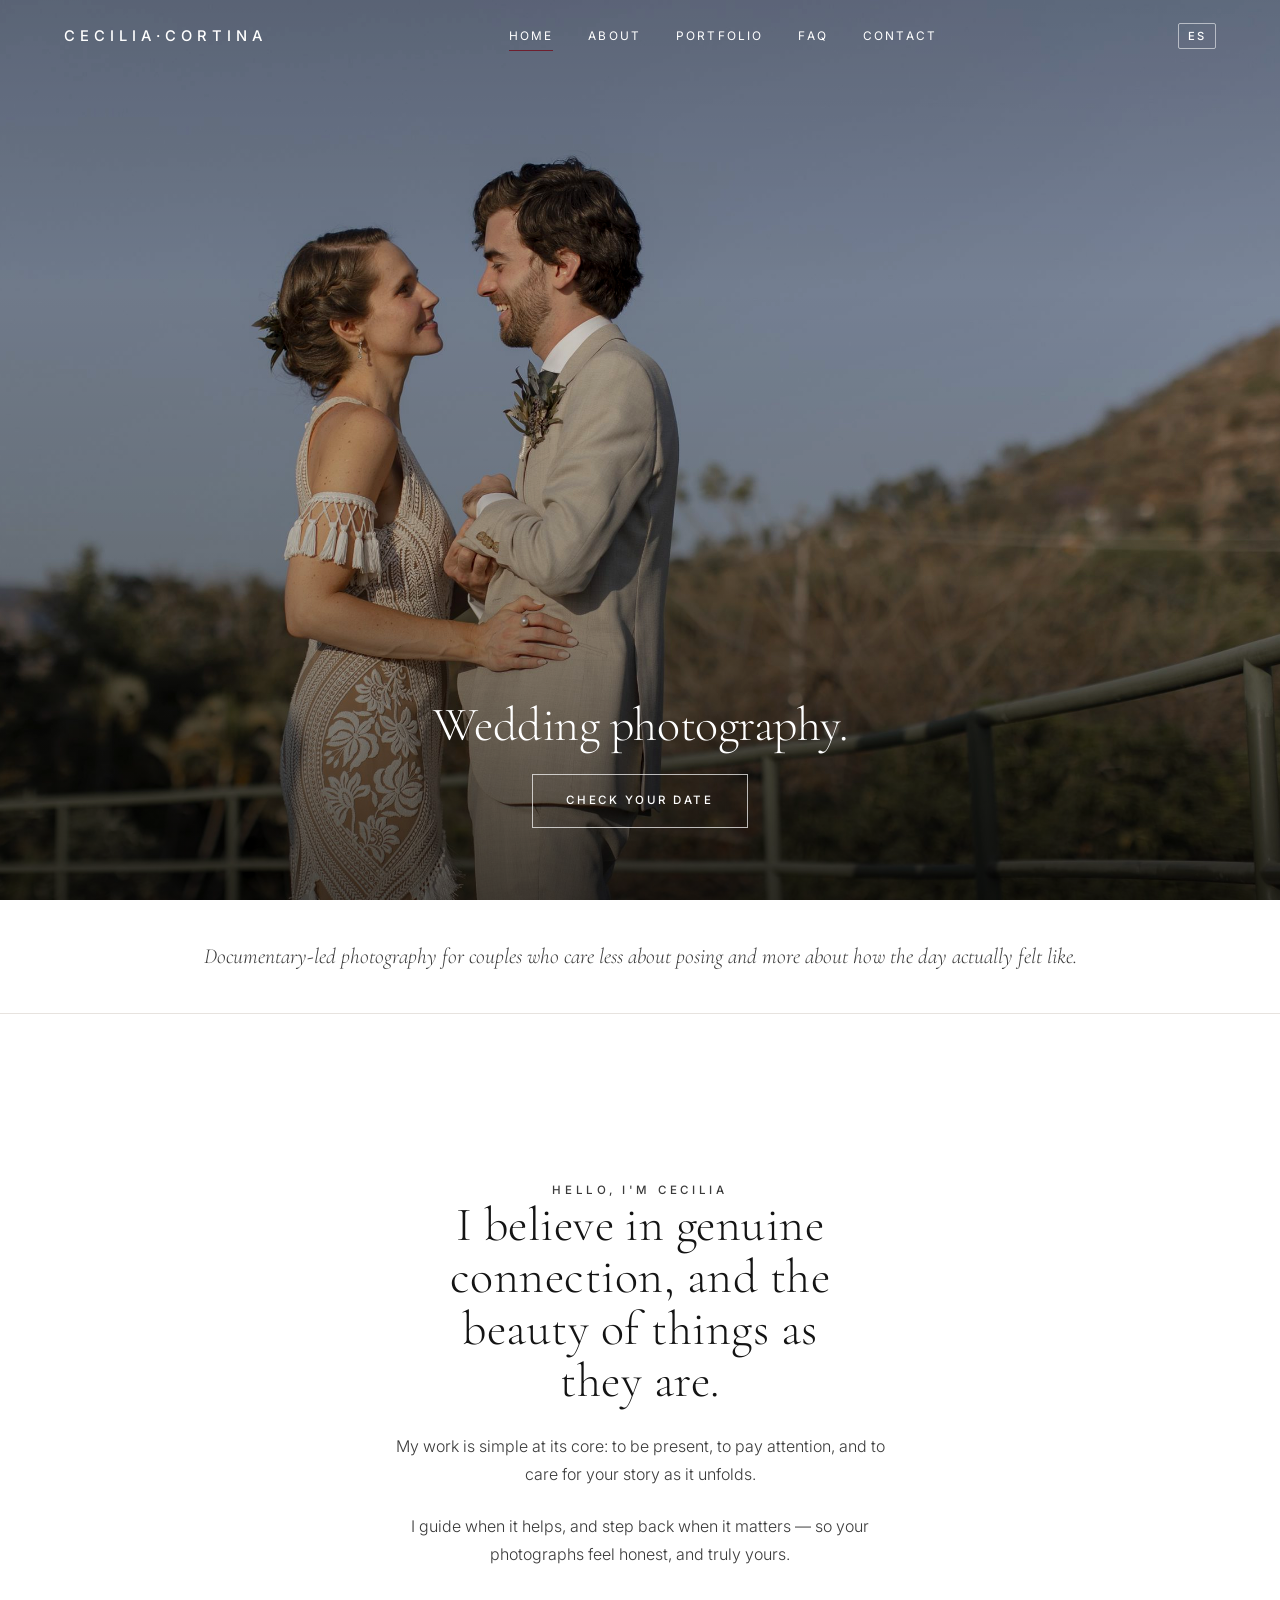
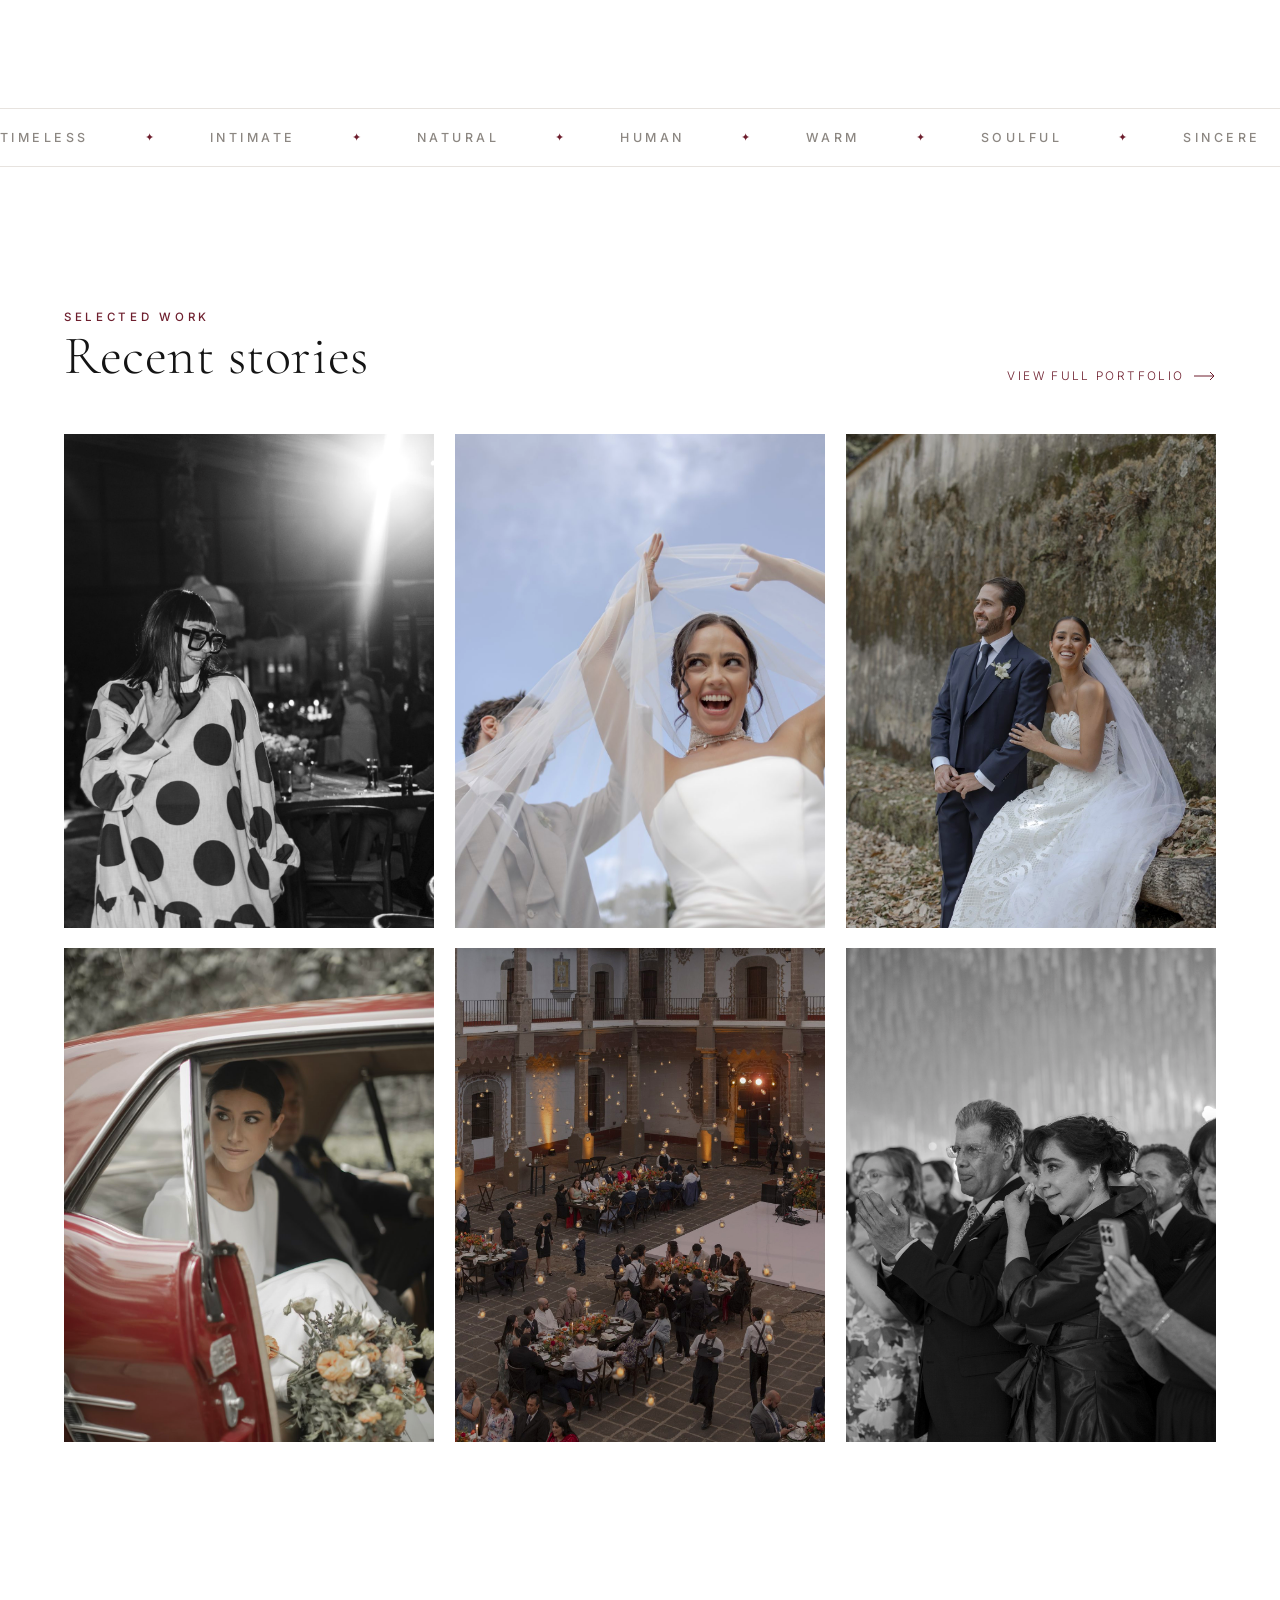
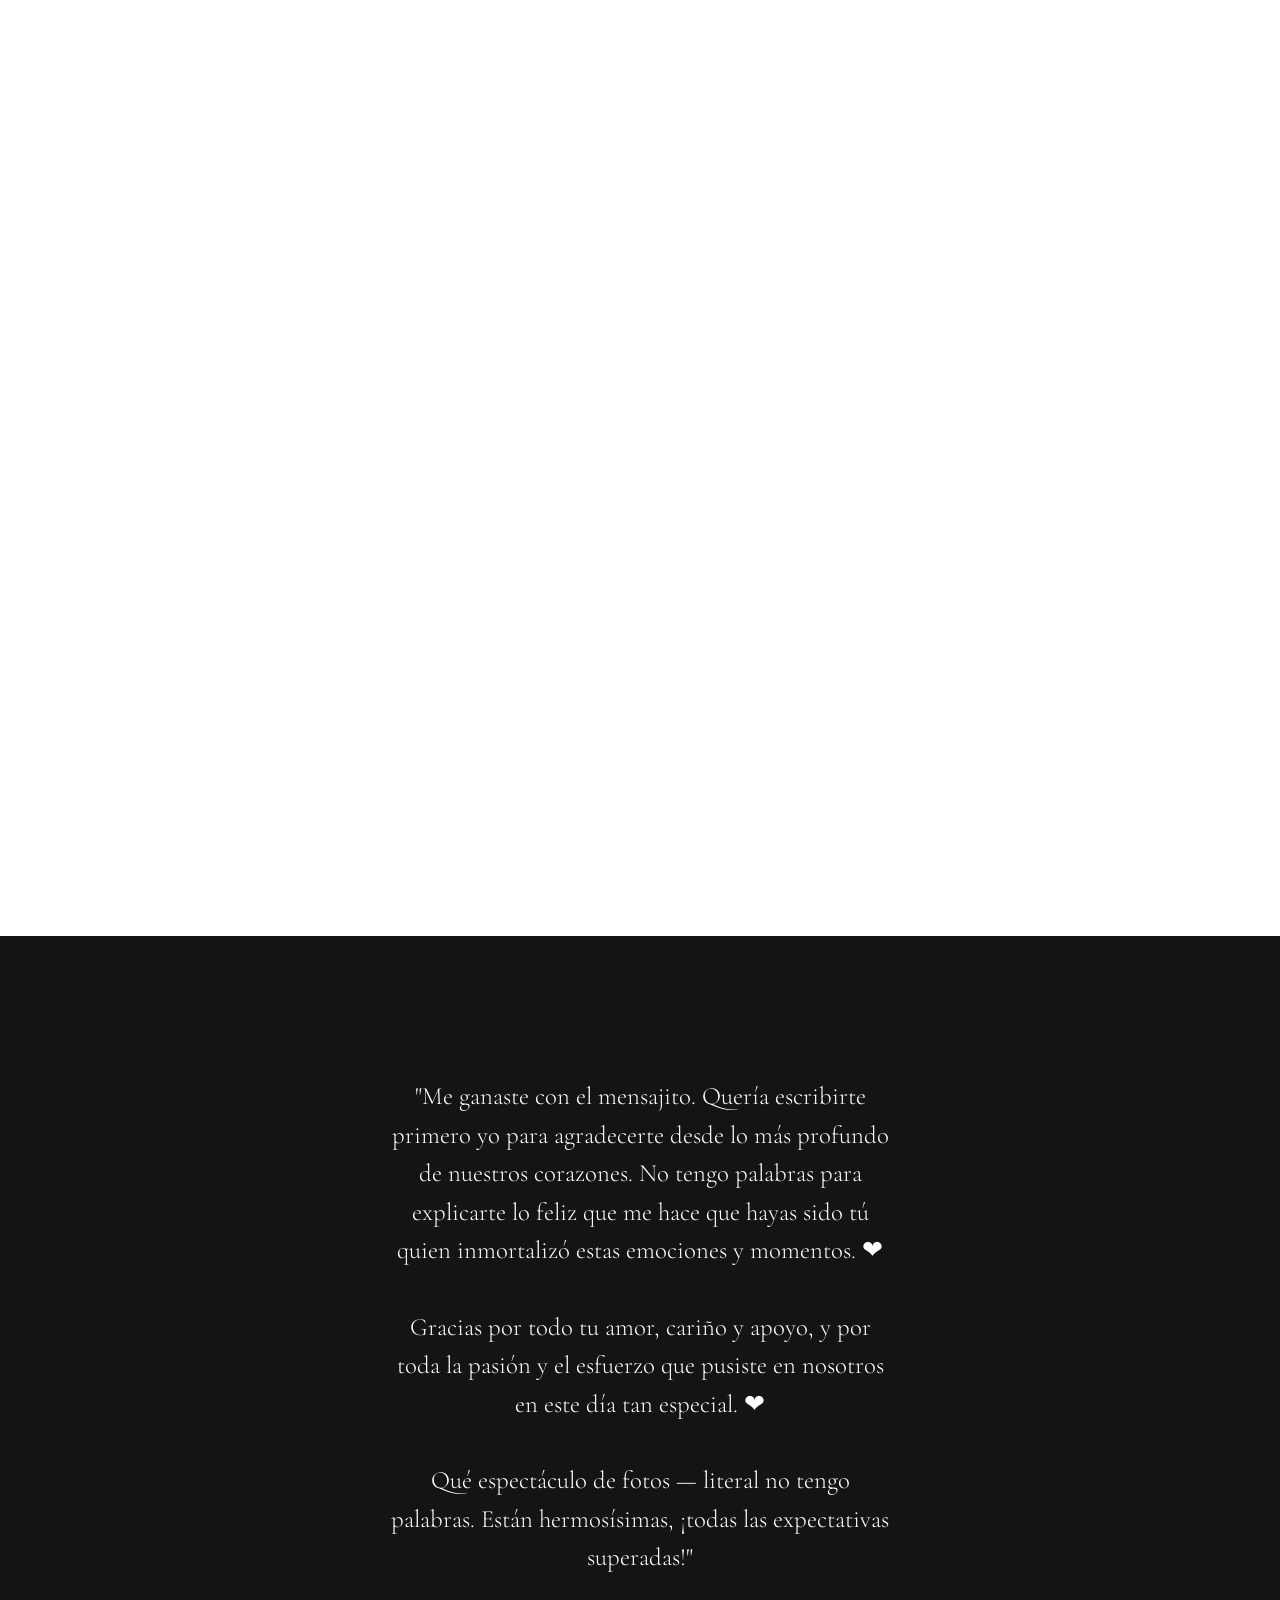
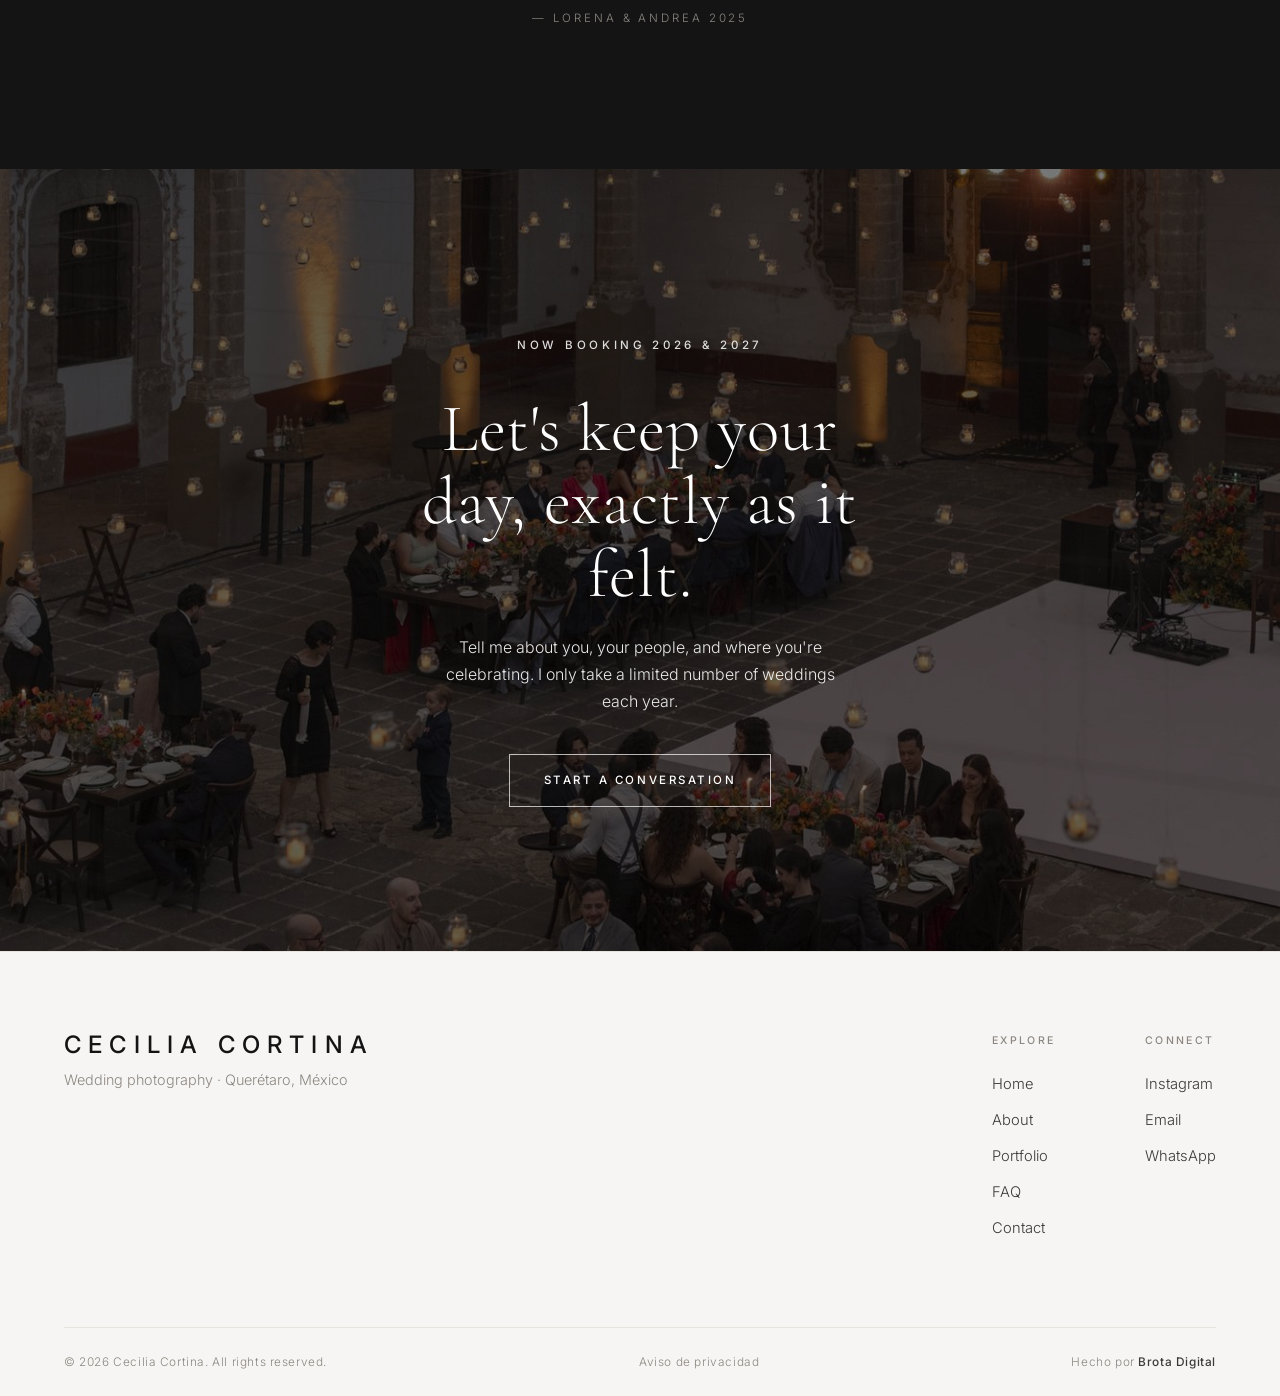
<file: index.html>
<!DOCTYPE html>
<html lang="en">
<head>
  <meta charset="UTF-8" />
  <meta name="viewport" content="width=device-width, initial-scale=1.0" />
  <meta name="google-site-verification" content="jRZ-3Y9Ggic9bX0e3CFbN6oiWduEaV1IMIBoDfMfIJg" />
  <link rel="canonical" href="index.html" />
  <title>Cecilia Cortina — Wedding &amp; Event Photographer · Querétaro</title>
  <meta name="description" content="Cecilia Cortina is a wedding and event photographer based in Querétaro, México. Timeless, emotive imagery for couples who value the in-between moments." />
  <link rel="preconnect" href="https://fonts.googleapis.com" />
  <link rel="preconnect" href="https://fonts.gstatic.com" crossorigin />
  <link href="https://fonts.googleapis.com/css2?family=Cormorant+Garamond:ital,wght@0,300;0,400;0,500;1,300;1,400&family=Inter:wght@300;400;500&display=swap" rel="stylesheet" />
  <link rel="stylesheet" href="css/styles.css" />
</head>
<body>

  <!-- HEADER -->
  <header class="site-header over-hero">
    <a href="index.html" class="brand">Cecilia<span>·</span>Cortina</a>
    <nav class="nav">
      <a href="index.html" class="active" data-i18n="nav.home">Home</a>
      <a href="about.html" data-i18n="nav.about">About</a>
      <a href="portfolio.html" data-i18n="nav.portfolio">Portfolio</a>
      <a href="faq.html" data-i18n="nav.faq">FAQ</a>
      <a href="contact.html" data-i18n="nav.contact">Contact</a>
    </nav>
    <button class="lang-toggle" data-lang-toggle aria-label="Cambiar idioma / Switch language">ES</button>
    <button class="nav-toggle" aria-label="Menu"><span></span><span></span><span></span></button>
  </header>

  <!-- HERO -->
  <section class="hero">
    <div class="hero__media">
      <img src="img/hero-1.jpg" class="is-active" alt="A couple embracing at golden hour" style="object-position: 30% center;" />
      <img src="img/hero-2.jpg" alt="Couple walking through tall grass" style="object-position: center 58%;" />
      <img src="img/hero-3.jpg" alt="Couple walking by a wall of greenery" style="object-position: center 52%;" />
      <img src="img/hero-4.jpg" alt="A couple beneath a stone archway" style="object-position: center 70%;" />
      <img src="img/hero-5.jpg" alt="First dance on the dance floor" style="object-position: center 45%;" />
    </div>
    <div class="hero__inner wrap">
      <h1 class="display" data-i18n="hero.h1">Wedding photography.</h1>
      <div class="hero__row">
        <a href="contact.html" class="btn btn--light" data-i18n="hero.btn">Check your date</a>
      </div>
    </div>
  </section>

  <!-- HERO TAGLINE -->
  <div class="hero-tagline">
    <p data-i18n="hero.tagline">Documentary-led photography for couples who care less about posing and more about how the day actually felt like.</p>
  </div>

  <!-- INTRO -->
  <section class="section intro wrap" data-reveal>
    <p class="eyebrow" data-i18n="intro.eyebrow">Hello, I'm Cecilia</p>
    <span class="divider"></span>
    <h2 data-i18n="intro.h2">I believe in genuine connection, and the beauty of things as they are.</h2>
    <p data-i18n="intro.p1">My work is simple at its core: to be present, to pay attention, and to care for your story as it unfolds.</p>
    <p data-i18n="intro.p2">I guide when it helps, and step back when it matters — so your photographs feel honest, and truly yours.</p>
  </section>

  <!-- MARQUEE -->
  <div class="strip">
    <div class="strip__track">
      <span data-i18n="mq.1">Timeless</span><span data-i18n="mq.2">Intimate</span><span data-i18n="mq.3">Natural</span><span data-i18n="mq.4">Human</span><span data-i18n="mq.5">Warm</span><span data-i18n="mq.6">Soulful</span><span data-i18n="mq.7">Sincere</span><span data-i18n="mq.8">Authentic</span><span data-i18n="mq.9">Unhurried</span>
      <span data-i18n="mq.1">Timeless</span><span data-i18n="mq.2">Intimate</span><span data-i18n="mq.3">Natural</span><span data-i18n="mq.4">Human</span><span data-i18n="mq.5">Warm</span><span data-i18n="mq.6">Soulful</span><span data-i18n="mq.7">Sincere</span><span data-i18n="mq.8">Authentic</span><span data-i18n="mq.9">Unhurried</span>
    </div>
  </div>

  <!-- FEATURED -->
  <section class="section wrap">
    <div class="section-head" data-reveal>
      <div>
        <p class="eyebrow" data-i18n="feat.eyebrow">Selected work</p>
        <h2 data-i18n="feat.h2">Recent stories</h2>
      </div>
      <a href="portfolio.html" class="link-arrow"><span data-i18n="feat.link">View full portfolio</span>
        <svg width="22" height="10" viewBox="0 0 22 10" fill="none"><path d="M0 5h20M16 1l4 4-4 4" stroke="currentColor"/></svg>
      </a>
    </div>
    <div class="feature-grid" data-reveal>
      <figure><img src="img/bw-reception.jpg" alt="A guest at the reception" /></figure>
      <figure><img src="img/bride-veil.jpg" alt="A joyful bride lifting her veil" /></figure>
      <figure><img src="img/couple-wall.jpg" alt="Bride and groom by an old wall" /></figure>
      <figure><img src="img/bride-car.jpg" alt="Bride in a vintage car" /></figure>
      <figure><img src="img/courtyard.jpg" alt="Candlelit hacienda reception" /></figure>
      <figure><img src="img/bw-guests.jpg" alt="Emotional guests at the ceremony" /></figure>
    </div>
  </section>

  <!-- ABOUT TEASER -->
  <section class="section wrap">
    <div class="split">
      <div class="split__media" data-reveal>
        <img src="img/portrait.jpg" alt="Cecilia Cortina, photographer" />
      </div>
      <div class="split__body" data-reveal>
        <p class="eyebrow" data-i18n="bt.eyebrow">Behind the camera</p>
        <h2 data-i18n="bt.h2">I want you to feel comfortable from the very beginning.</h2>
        <p data-i18n="bt.p1">From your first message, I take the time to listen and understand what matters to you — not just the schedule, but the meaning behind it.</p>
        <p data-i18n="bt.p2">You don't need to know how to pose or what to do. You just need to be yourselves.</p>
        <p data-i18n="bt.p3">I'll take care of the rest.</p>
        <a href="about.html" class="btn btn--wine" data-i18n="bt.btn">More about me</a>
      </div>
    </div>
  </section>

  <!-- QUOTE -->
  <section class="section quote">
    <div class="wrap" data-reveal>
      <blockquote class="long">"Me ganaste con el mensajito. Quería escribirte primero yo para agradecerte desde lo más profundo de nuestros corazones. No tengo palabras para explicarte lo feliz que me hace que hayas sido tú quien inmortalizó estas emociones y momentos. ❤<br><br>Gracias por todo tu amor, cariño y apoyo, y por toda la pasión y el esfuerzo que pusiste en nosotros en este día tan especial. ❤<br><br>Qué espectáculo de fotos — literal no tengo palabras. Están hermosísimas, ¡todas las expectativas superadas!"</blockquote>
      <cite>— Lorena &amp; Andrea 2025</cite>
    </div>
  </section>

  <!-- CTA -->
  <section class="cta">
    <div class="cta__media"><img src="img/courtyard.jpg" alt="" /></div>
    <div class="wrap" data-reveal>
      <p class="eyebrow" style="color:#fff;opacity:.85" data-i18n="cta.eyebrow">Now booking 2026 &amp; 2027</p>
      <h2 data-i18n="cta.h2">Let's keep your day, exactly as it felt.</h2>
      <p data-i18n="cta.p">Tell me about you, your people, and where you're celebrating. I only take a limited number of weddings each year.</p>
      <a href="contact.html" class="btn btn--light" data-i18n="cta.btn">Start a conversation</a>
    </div>
  </section>

  <!-- FOOTER -->
  <footer class="footer">
    <div class="wrap">
      <div class="footer__top">
        <div class="footer__brand">
          <h3>Cecilia Cortina</h3>
          <p data-i18n="footer.tagline">Wedding photography · Querétaro, México</p>
        </div>
        <div class="footer__cols">
          <div class="footer__col">
            <h4 data-i18n="footer.explore">Explore</h4>
            <a href="index.html" data-i18n="nav.home">Home</a>
            <a href="about.html" data-i18n="nav.about">About</a>
            <a href="portfolio.html" data-i18n="nav.portfolio">Portfolio</a>
            <a href="faq.html" data-i18n="nav.faq">FAQ</a>
            <a href="contact.html" data-i18n="nav.contact">Contact</a>
          </div>
          <div class="footer__col">
            <h4 data-i18n="footer.connect">Connect</h4>
            <a href="https://www.instagram.com/cc_bodas/" target="_blank" rel="noopener">Instagram</a>
            <a href="mailto:cecicortina94@gmail.com" data-i18n="footer.email">Email</a>
            <a href="https://wa.me/525535667974" target="_blank" rel="noopener">WhatsApp</a>
          </div>
        </div>
      </div>
      <div class="footer__bottom">
        <span data-i18n="footer.rights">© 2026 Cecilia Cortina. All rights reserved.</span>
        <a href="aviso-de-privacidad.html">Aviso de privacidad</a>
        <span class="credit">Hecho por <a href="https://brotadigital.mx/" target="_blank" rel="noopener"><strong>Brota Digital</strong></a></span>
      </div>
    </div>
  </footer>

  <script src="js/i18n.js"></script>
  <script src="js/main.js"></script>
</body>
</html>
</file>
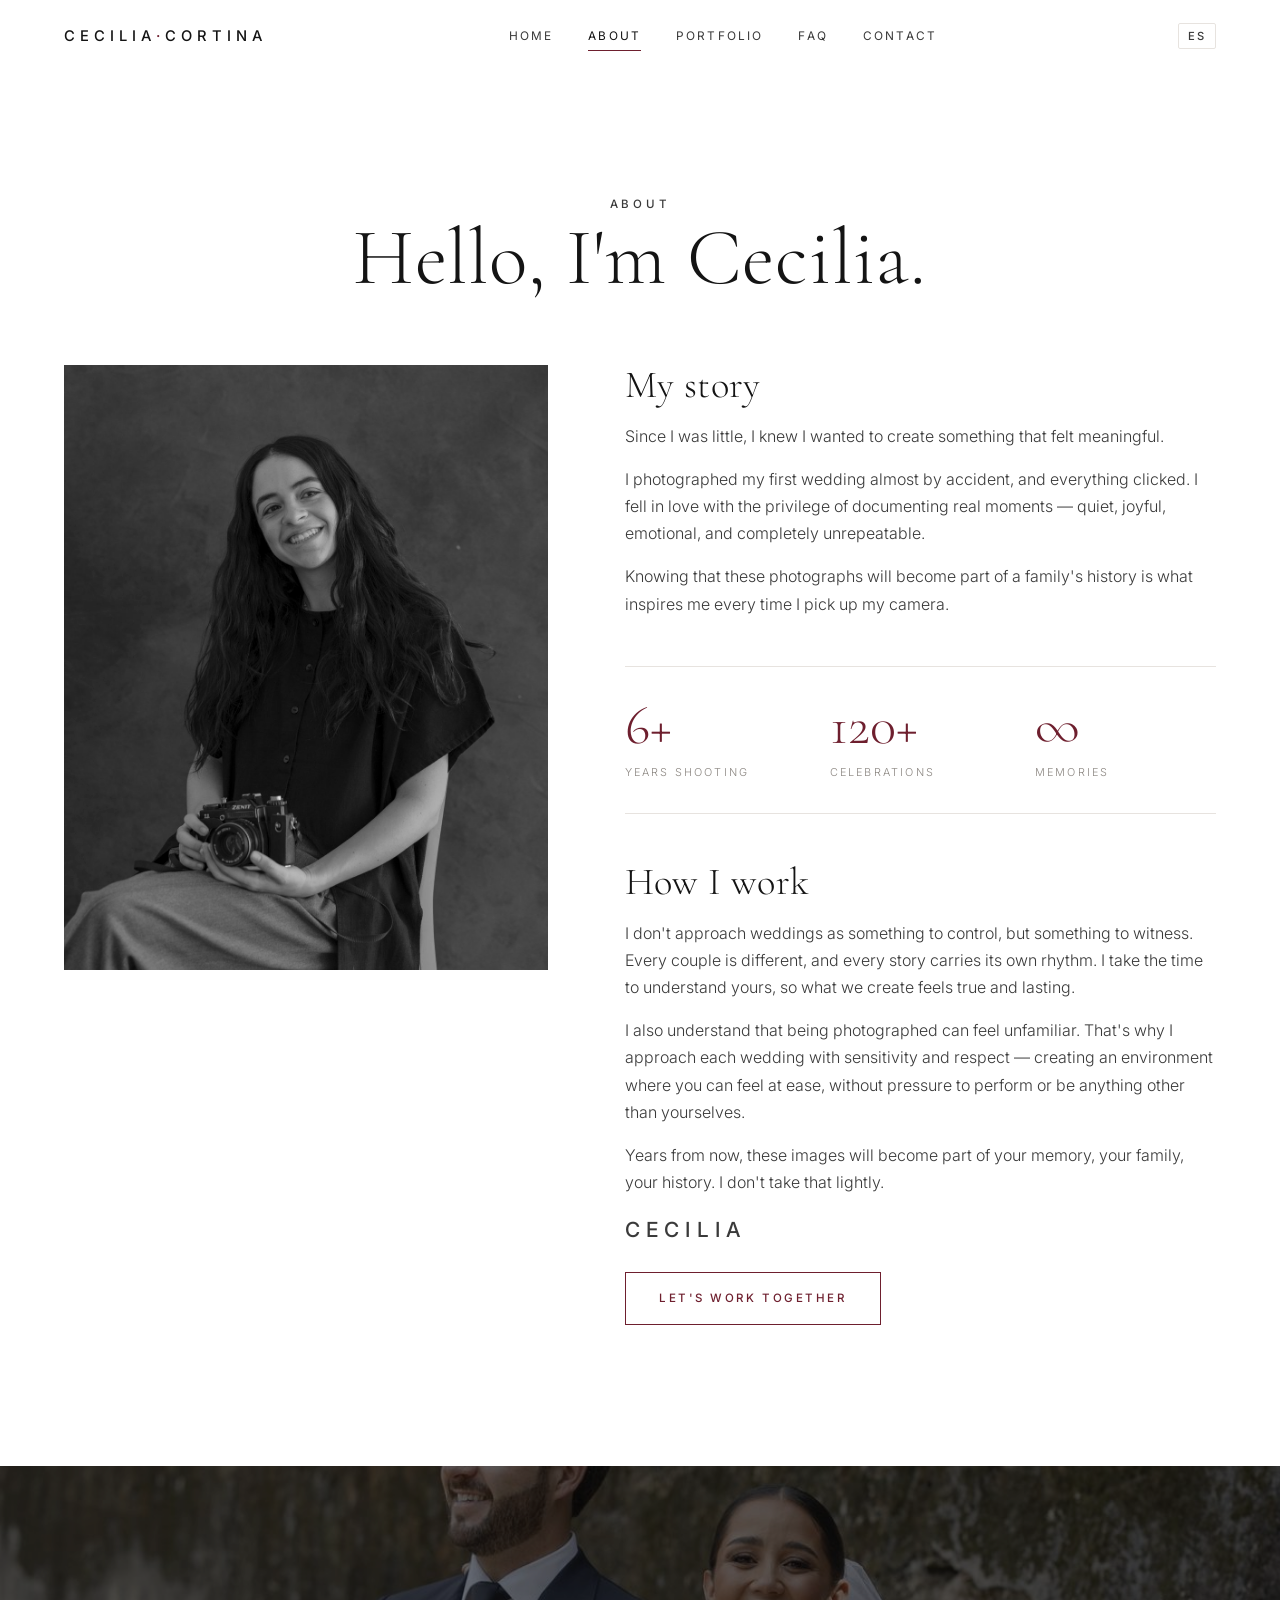
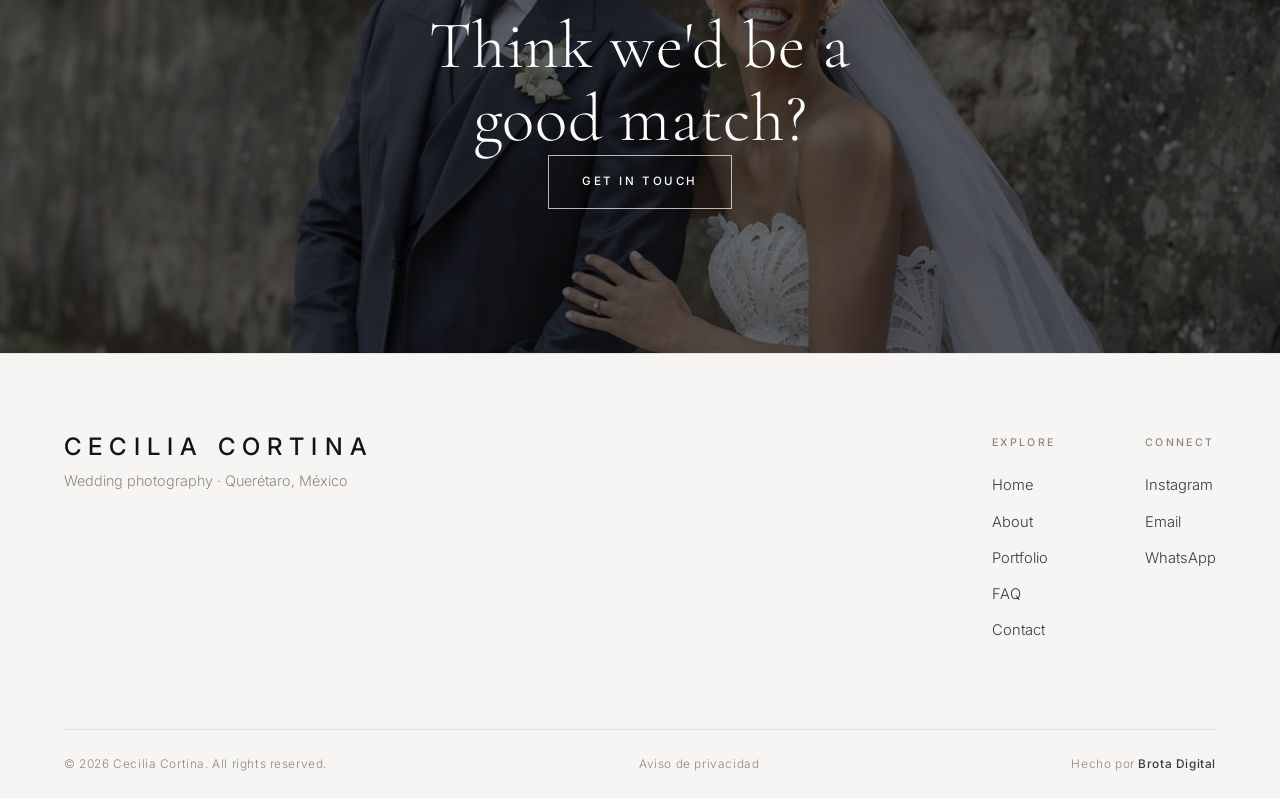
<file: about.html>
<!DOCTYPE html>
<html lang="en">
<head>
  <meta charset="UTF-8" />
  <meta name="viewport" content="width=device-width, initial-scale=1.0" />
  <meta name="google-site-verification" content="jRZ-3Y9Ggic9bX0e3CFbN6oiWduEaV1IMIBoDfMfIJg" />
  <link rel="canonical" href="about.html" />
  <title>About — Cecilia Cortina · Wedding Photographer in Querétaro</title>
  <meta name="description" content="Meet Cecilia Cortina, a documentary-style wedding and event photographer with six years of experience, now based in Querétaro, México." />
  <link rel="preconnect" href="https://fonts.googleapis.com" />
  <link rel="preconnect" href="https://fonts.gstatic.com" crossorigin />
  <link href="https://fonts.googleapis.com/css2?family=Cormorant+Garamond:ital,wght@0,300;0,400;0,500;1,300;1,400&family=Inter:wght@300;400;500&display=swap" rel="stylesheet" />
  <link rel="stylesheet" href="css/styles.css" />
</head>
<body>

  <header class="site-header">
    <a href="index.html" class="brand">Cecilia<span>·</span>Cortina</a>
    <nav class="nav">
      <a href="index.html" data-i18n="nav.home">Home</a>
      <a href="about.html" class="active" data-i18n="nav.about">About</a>
      <a href="portfolio.html" data-i18n="nav.portfolio">Portfolio</a>
      <a href="faq.html" data-i18n="nav.faq">FAQ</a>
      <a href="contact.html" data-i18n="nav.contact">Contact</a>
    </nav>
    <button class="lang-toggle" data-lang-toggle aria-label="Cambiar idioma / Switch language">ES</button>
    <button class="nav-toggle" aria-label="Menu"><span></span><span></span><span></span></button>
  </header>

  <!-- PAGE HERO -->
  <section class="page-hero wrap" data-reveal>
    <p class="eyebrow" data-i18n="about.eyebrow">About</p>
    <h1 data-i18n="about.h1">Hello, I'm Cecilia.</h1>
  </section>

  <!-- ABOUT GRID -->
  <section class="section wrap" style="padding-top:0">
    <div class="about-grid">
      <div class="about-grid__media" data-reveal>
        <img src="img/portrait.jpg" alt="Cecilia Cortina" />
      </div>
      <div class="about-body" data-reveal>
        <h2 data-i18n="about.story_h">My story</h2>
        <p data-i18n="about.story_p1">Since I was little, I knew I wanted to create something that felt meaningful.</p>
        <p data-i18n="about.story_p2">I photographed my first wedding almost by accident, and everything clicked. I fell in love with the privilege of documenting real moments — quiet, joyful, emotional, and completely unrepeatable.</p>
        <p data-i18n="about.story_p3">Knowing that these photographs will become part of a family's history is what inspires me every time I pick up my camera.</p>

        <div class="stats">
          <div><div class="num">6+</div><div class="lbl" data-i18n="stat.years">Years shooting</div></div>
          <div><div class="num">120+</div><div class="lbl" data-i18n="stat.celebrations">Celebrations</div></div>
          <div><div class="num">∞</div><div class="lbl" data-i18n="stat.memories">Memories</div></div>
        </div>

        <h2 data-i18n="about.work_h">How I work</h2>
        <p data-i18n="about.work_p1">I don't approach weddings as something to control, but something to witness. Every couple is different, and every story carries its own rhythm. I take the time to understand yours, so what we create feels true and lasting.</p>
        <p data-i18n="about.work_p2">I also understand that being photographed can feel unfamiliar. That's why I approach each wedding with sensitivity and respect — creating an environment where you can feel at ease, without pressure to perform or be anything other than yourselves.</p>
        <p data-i18n="about.work_p3">Years from now, these images will become part of your memory, your family, your history. I don't take that lightly.</p>

        <p class="signature">Cecilia</p>
        <a href="contact.html" class="btn btn--wine" style="margin-top:1.5rem" data-i18n="about.btn">Let's work together</a>
      </div>
    </div>
  </section>

  <!-- CTA -->
  <section class="cta">
    <div class="cta__media"><img src="img/couple-wall.jpg" alt="" /></div>
    <div class="wrap" data-reveal>
      <h2 data-i18n="cta.match_h">Think we'd be a good match?</h2>
      <a href="contact.html" class="btn btn--light" data-i18n="cta.getintouch">Get in touch</a>
    </div>
  </section>

  <footer class="footer">
    <div class="wrap">
      <div class="footer__top">
        <div class="footer__brand">
          <h3>Cecilia Cortina</h3>
          <p data-i18n="footer.tagline">Wedding photography · Querétaro, México</p>
        </div>
        <div class="footer__cols">
          <div class="footer__col">
            <h4 data-i18n="footer.explore">Explore</h4>
            <a href="index.html" data-i18n="nav.home">Home</a>
            <a href="about.html" data-i18n="nav.about">About</a>
            <a href="portfolio.html" data-i18n="nav.portfolio">Portfolio</a>
            <a href="faq.html" data-i18n="nav.faq">FAQ</a>
            <a href="contact.html" data-i18n="nav.contact">Contact</a>
          </div>
          <div class="footer__col">
            <h4 data-i18n="footer.connect">Connect</h4>
            <a href="https://www.instagram.com/cc_bodas/" target="_blank" rel="noopener">Instagram</a>
            <a href="mailto:cecicortina94@gmail.com" data-i18n="footer.email">Email</a>
            <a href="https://wa.me/525535667974" target="_blank" rel="noopener">WhatsApp</a>
          </div>
        </div>
      </div>
      <div class="footer__bottom">
        <span data-i18n="footer.rights">© 2026 Cecilia Cortina. All rights reserved.</span>
        <a href="aviso-de-privacidad.html">Aviso de privacidad</a>
        <span class="credit">Hecho por <a href="https://brotadigital.mx/" target="_blank" rel="noopener"><strong>Brota Digital</strong></a></span>
      </div>
    </div>
  </footer>

  <script src="js/i18n.js"></script>
  <script src="js/main.js"></script>
</body>
</html>
</file>
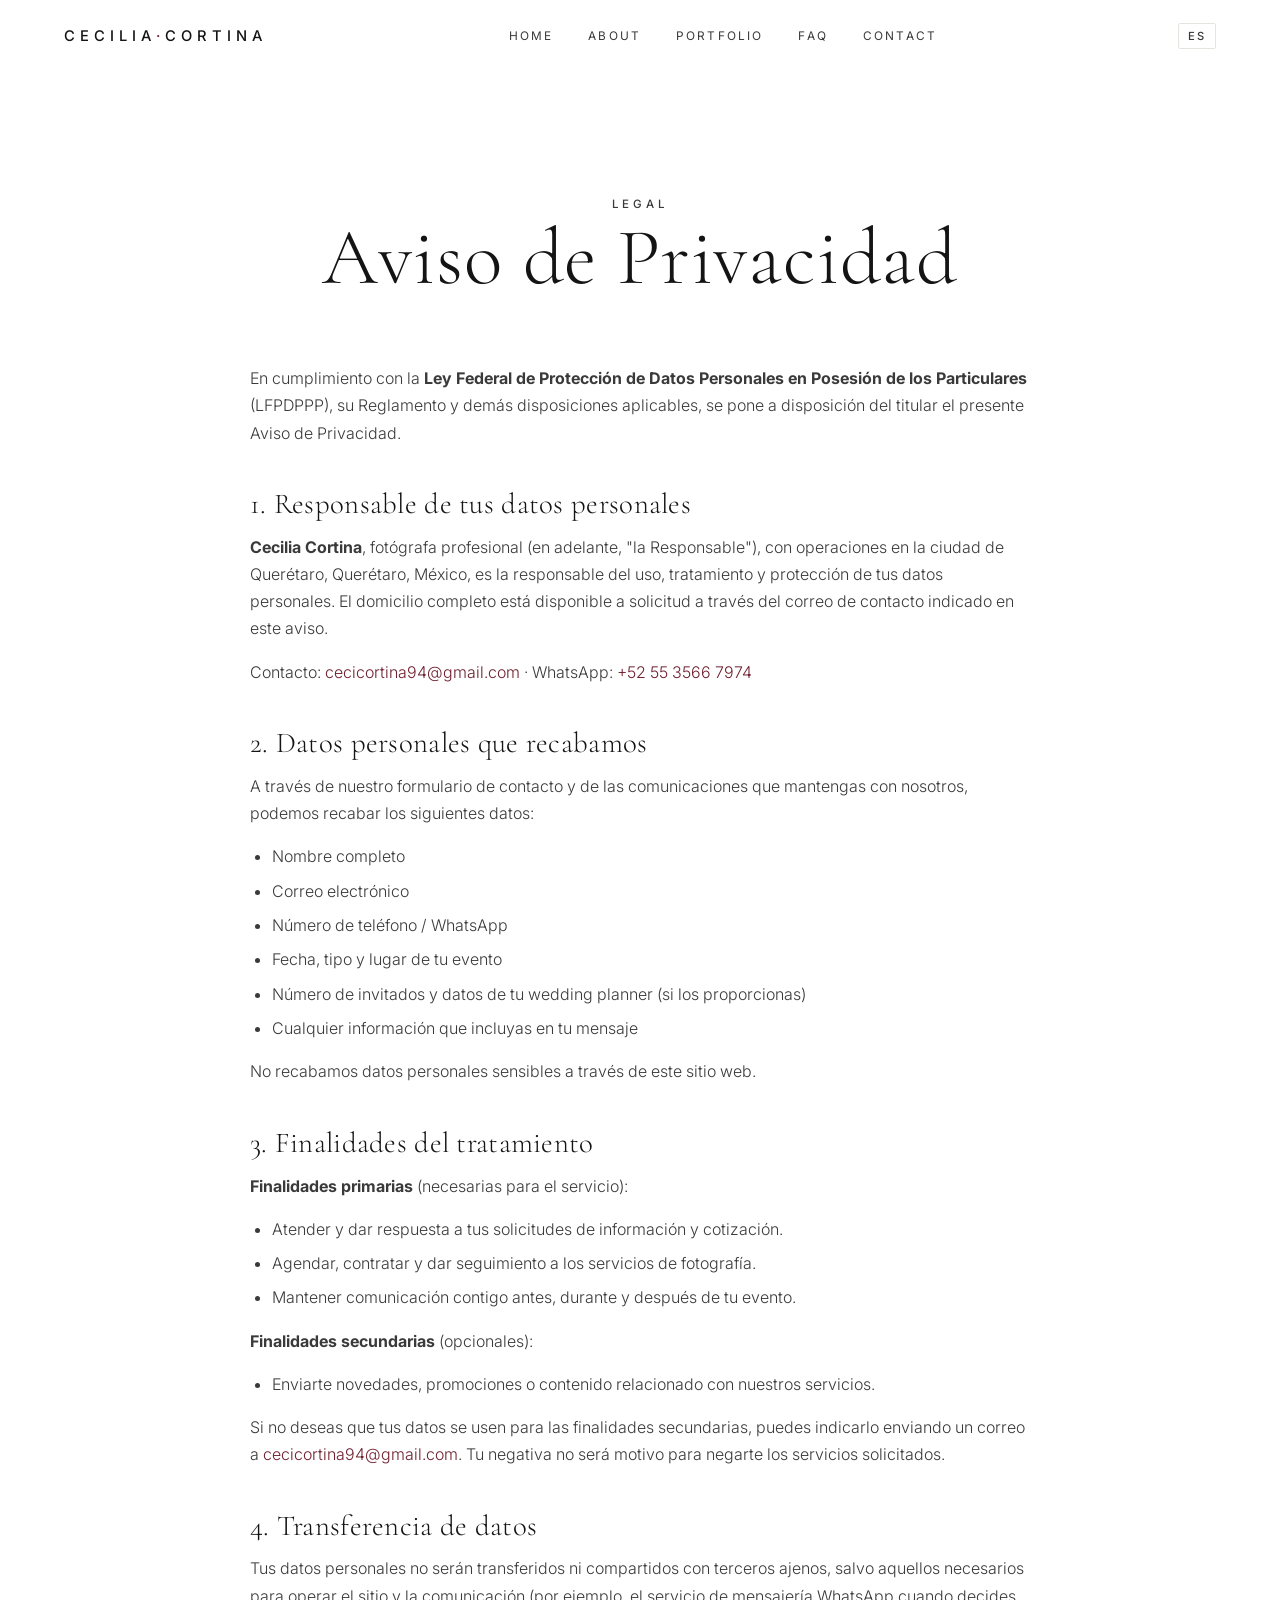
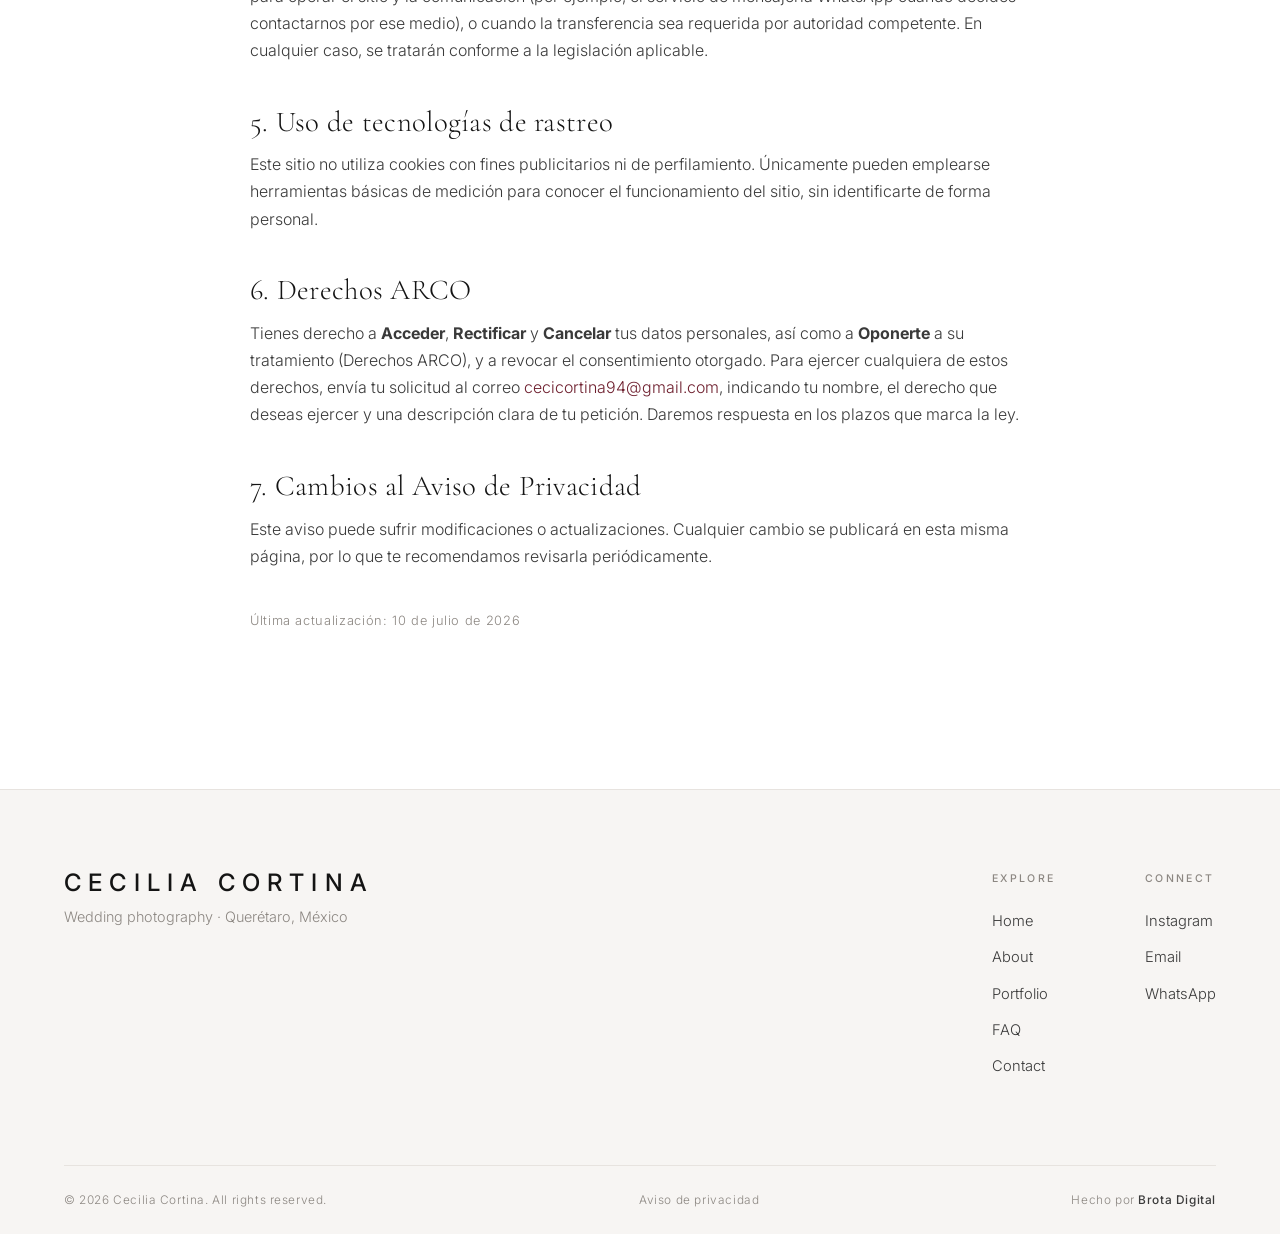
<file: aviso-de-privacidad.html>
<!DOCTYPE html>
<html lang="es">
<head>
  <meta charset="UTF-8" />
  <meta name="viewport" content="width=device-width, initial-scale=1.0" />
  <meta name="google-site-verification" content="jRZ-3Y9Ggic9bX0e3CFbN6oiWduEaV1IMIBoDfMfIJg" />
  <link rel="canonical" href="aviso-de-privacidad.html" />
  <title>Aviso de Privacidad — Cecilia Cortina</title>
  <meta name="description" content="Aviso de Privacidad de Cecilia Cortina, fotógrafa de bodas en Querétaro, conforme a la LFPDPPP." />
  <link rel="preconnect" href="https://fonts.googleapis.com" />
  <link rel="preconnect" href="https://fonts.gstatic.com" crossorigin />
  <link href="https://fonts.googleapis.com/css2?family=Cormorant+Garamond:ital,wght@0,300;0,400;0,500;1,300;1,400&family=Inter:wght@300;400;500&display=swap" rel="stylesheet" />
  <link rel="stylesheet" href="css/styles.css" />
</head>
<body>

  <header class="site-header">
    <a href="index.html" class="brand">Cecilia<span>·</span>Cortina</a>
    <nav class="nav">
      <a href="index.html" data-i18n="nav.home">Home</a>
      <a href="about.html" data-i18n="nav.about">About</a>
      <a href="portfolio.html" data-i18n="nav.portfolio">Portfolio</a>
      <a href="faq.html" data-i18n="nav.faq">FAQ</a>
      <a href="contact.html" data-i18n="nav.contact">Contact</a>
    </nav>
    <button class="lang-toggle" data-lang-toggle aria-label="Cambiar idioma / Switch language">ES</button>
    <button class="nav-toggle" aria-label="Menu"><span></span><span></span><span></span></button>
  </header>

  <!-- PAGE HERO -->
  <section class="page-hero wrap" data-reveal>
    <p class="eyebrow">Legal</p>
    <h1>Aviso de Privacidad</h1>
  </section>

  <section class="section wrap" style="padding-top:0">
    <div class="legal" data-reveal>

      <p>En cumplimiento con la <strong>Ley Federal de Protección de Datos Personales en Posesión de los Particulares</strong> (LFPDPPP), su Reglamento y demás disposiciones aplicables, se pone a disposición del titular el presente Aviso de Privacidad.</p>

      <h2>1. Responsable de tus datos personales</h2>
      <p><strong>Cecilia Cortina</strong>, fotógrafa profesional (en adelante, "la Responsable"), con operaciones en la ciudad de Querétaro, Querétaro, México, es la responsable del uso, tratamiento y protección de tus datos personales. El domicilio completo está disponible a solicitud a través del correo de contacto indicado en este aviso.</p>
      <p>Contacto: <a href="mailto:cecicortina94@gmail.com">cecicortina94@gmail.com</a> · WhatsApp: <a href="https://wa.me/525535667974" target="_blank" rel="noopener">+52 55 3566 7974</a></p>

      <h2>2. Datos personales que recabamos</h2>
      <p>A través de nuestro formulario de contacto y de las comunicaciones que mantengas con nosotros, podemos recabar los siguientes datos:</p>
      <ul>
        <li>Nombre completo</li>
        <li>Correo electrónico</li>
        <li>Número de teléfono / WhatsApp</li>
        <li>Fecha, tipo y lugar de tu evento</li>
        <li>Número de invitados y datos de tu wedding planner (si los proporcionas)</li>
        <li>Cualquier información que incluyas en tu mensaje</li>
      </ul>
      <p>No recabamos datos personales sensibles a través de este sitio web.</p>

      <h2>3. Finalidades del tratamiento</h2>
      <p><strong>Finalidades primarias</strong> (necesarias para el servicio):</p>
      <ul>
        <li>Atender y dar respuesta a tus solicitudes de información y cotización.</li>
        <li>Agendar, contratar y dar seguimiento a los servicios de fotografía.</li>
        <li>Mantener comunicación contigo antes, durante y después de tu evento.</li>
      </ul>
      <p><strong>Finalidades secundarias</strong> (opcionales):</p>
      <ul>
        <li>Enviarte novedades, promociones o contenido relacionado con nuestros servicios.</li>
      </ul>
      <p>Si no deseas que tus datos se usen para las finalidades secundarias, puedes indicarlo enviando un correo a <a href="mailto:cecicortina94@gmail.com">cecicortina94@gmail.com</a>. Tu negativa no será motivo para negarte los servicios solicitados.</p>

      <h2>4. Transferencia de datos</h2>
      <p>Tus datos personales no serán transferidos ni compartidos con terceros ajenos, salvo aquellos necesarios para operar el sitio y la comunicación (por ejemplo, el servicio de mensajería WhatsApp cuando decides contactarnos por ese medio), o cuando la transferencia sea requerida por autoridad competente. En cualquier caso, se tratarán conforme a la legislación aplicable.</p>

      <h2>5. Uso de tecnologías de rastreo</h2>
      <p>Este sitio no utiliza cookies con fines publicitarios ni de perfilamiento. Únicamente pueden emplearse herramientas básicas de medición para conocer el funcionamiento del sitio, sin identificarte de forma personal.</p>

      <h2>6. Derechos ARCO</h2>
      <p>Tienes derecho a <strong>Acceder</strong>, <strong>Rectificar</strong> y <strong>Cancelar</strong> tus datos personales, así como a <strong>Oponerte</strong> a su tratamiento (Derechos ARCO), y a revocar el consentimiento otorgado. Para ejercer cualquiera de estos derechos, envía tu solicitud al correo <a href="mailto:cecicortina94@gmail.com">cecicortina94@gmail.com</a>, indicando tu nombre, el derecho que deseas ejercer y una descripción clara de tu petición. Daremos respuesta en los plazos que marca la ley.</p>

      <h2>7. Cambios al Aviso de Privacidad</h2>
      <p>Este aviso puede sufrir modificaciones o actualizaciones. Cualquier cambio se publicará en esta misma página, por lo que te recomendamos revisarla periódicamente.</p>

      <p class="updated">Última actualización: 10 de julio de 2026</p>
    </div>
  </section>

  <footer class="footer">
    <div class="wrap">
      <div class="footer__top">
        <div class="footer__brand">
          <h3>Cecilia Cortina</h3>
          <p data-i18n="footer.tagline">Wedding photography · Querétaro, México</p>
        </div>
        <div class="footer__cols">
          <div class="footer__col">
            <h4 data-i18n="footer.explore">Explore</h4>
            <a href="index.html" data-i18n="nav.home">Home</a>
            <a href="about.html" data-i18n="nav.about">About</a>
            <a href="portfolio.html" data-i18n="nav.portfolio">Portfolio</a>
            <a href="faq.html" data-i18n="nav.faq">FAQ</a>
            <a href="contact.html" data-i18n="nav.contact">Contact</a>
          </div>
          <div class="footer__col">
            <h4 data-i18n="footer.connect">Connect</h4>
            <a href="https://www.instagram.com/cc_bodas/" target="_blank" rel="noopener">Instagram</a>
            <a href="mailto:cecicortina94@gmail.com" data-i18n="footer.email">Email</a>
            <a href="https://wa.me/525535667974" target="_blank" rel="noopener">WhatsApp</a>
          </div>
        </div>
      </div>
      <div class="footer__bottom">
        <span data-i18n="footer.rights">© 2026 Cecilia Cortina. All rights reserved.</span>
        <a href="aviso-de-privacidad.html">Aviso de privacidad</a>
        <span class="credit">Hecho por <a href="https://brotadigital.mx/" target="_blank" rel="noopener"><strong>Brota Digital</strong></a></span>
      </div>
    </div>
  </footer>

  <script src="js/i18n.js"></script>
  <script src="js/main.js"></script>
</body>
</html>
</file>
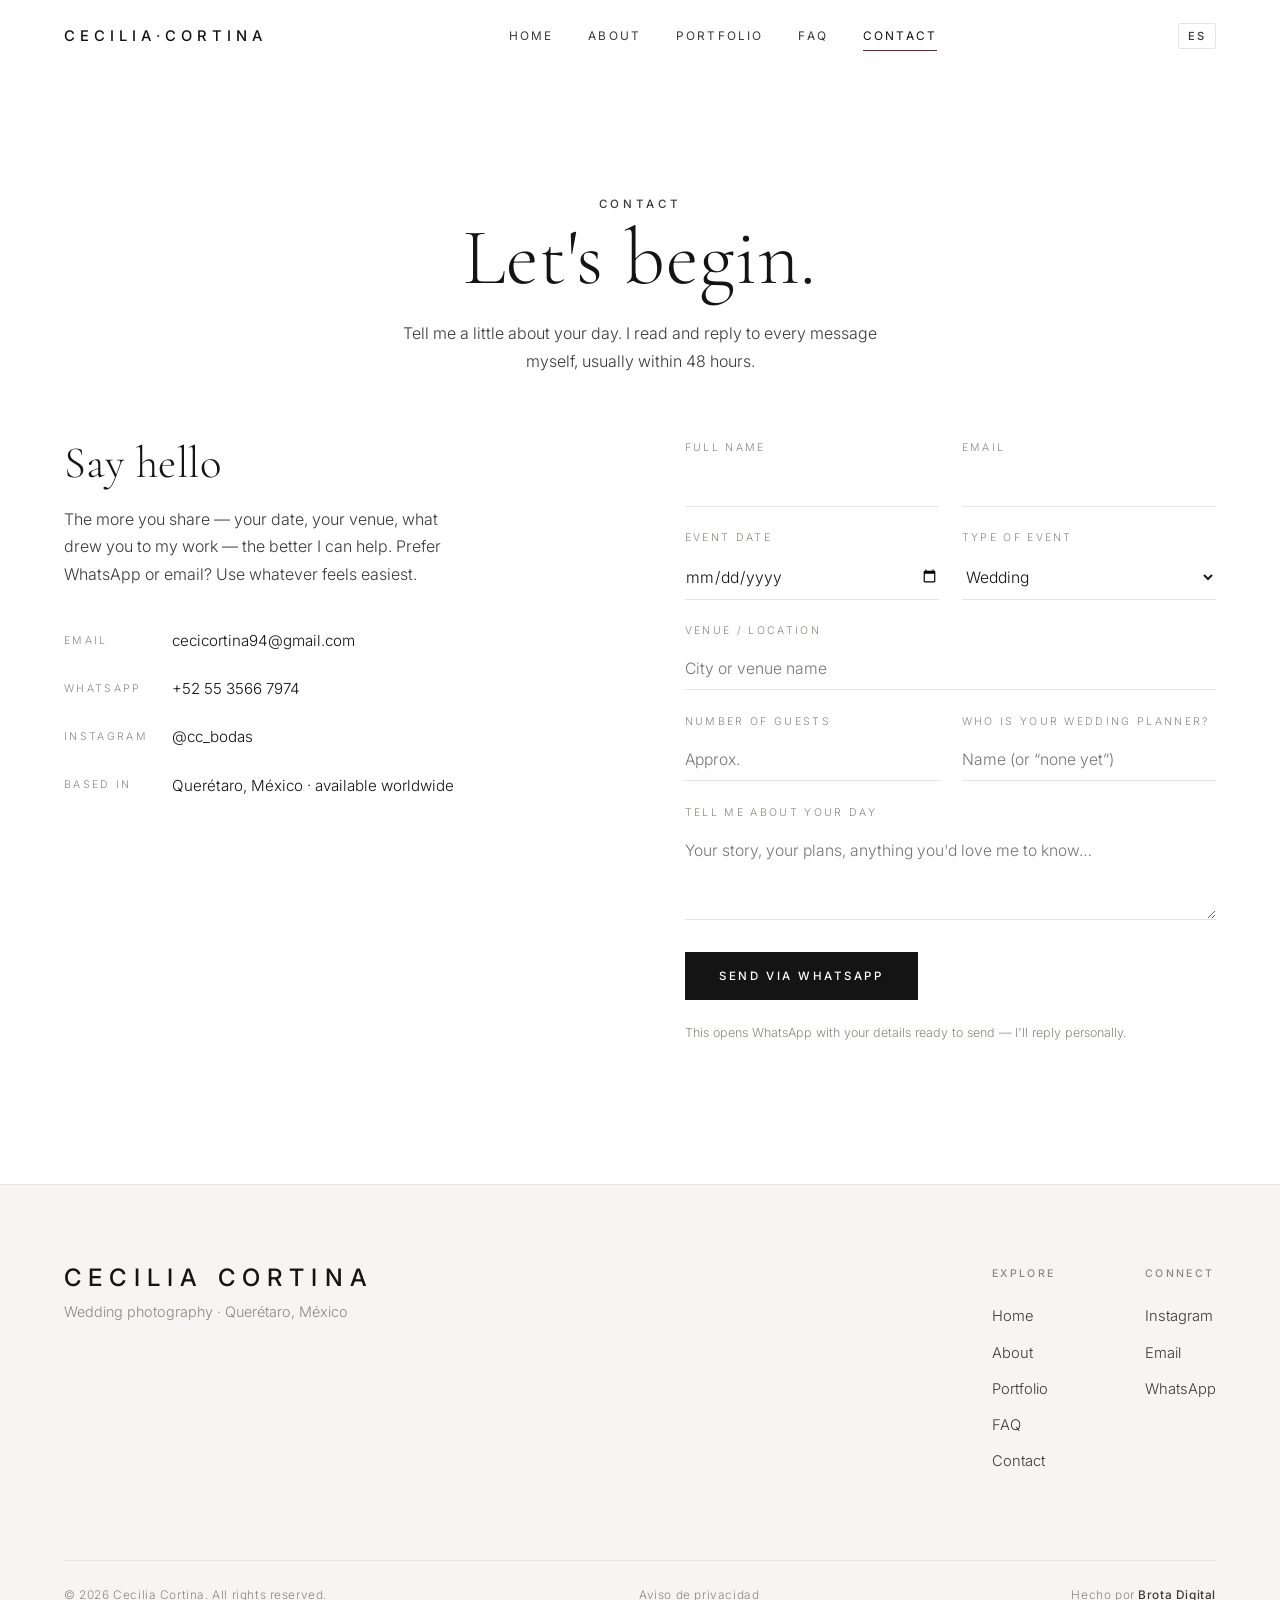
<file: contact.html>
<!DOCTYPE html>
<html lang="en">
<head>
  <meta charset="UTF-8" />
  <meta name="viewport" content="width=device-width, initial-scale=1.0" />
  <meta name="google-site-verification" content="jRZ-3Y9Ggic9bX0e3CFbN6oiWduEaV1IMIBoDfMfIJg" />
  <link rel="canonical" href="contact.html" />
  <title>Contact — Cecilia Cortina · Wedding Photographer</title>
  <meta name="description" content="Enquire about wedding and event photography with Cecilia Cortina in Querétaro, México. Tell me your date and let's talk." />
  <link rel="preconnect" href="https://fonts.googleapis.com" />
  <link rel="preconnect" href="https://fonts.gstatic.com" crossorigin />
  <link href="https://fonts.googleapis.com/css2?family=Cormorant+Garamond:ital,wght@0,300;0,400;0,500;1,300;1,400&family=Inter:wght@300;400;500&display=swap" rel="stylesheet" />
  <link rel="stylesheet" href="css/styles.css" />
</head>
<body>

  <header class="site-header">
    <a href="index.html" class="brand">Cecilia<span>·</span>Cortina</a>
    <nav class="nav">
      <a href="index.html" data-i18n="nav.home">Home</a>
      <a href="about.html" data-i18n="nav.about">About</a>
      <a href="portfolio.html" data-i18n="nav.portfolio">Portfolio</a>
      <a href="faq.html" data-i18n="nav.faq">FAQ</a>
      <a href="contact.html" class="active" data-i18n="nav.contact">Contact</a>
    </nav>
    <button class="lang-toggle" data-lang-toggle aria-label="Cambiar idioma / Switch language">ES</button>
    <button class="nav-toggle" aria-label="Menu"><span></span><span></span><span></span></button>
  </header>

  <!-- PAGE HERO -->
  <section class="page-hero wrap" data-reveal>
    <p class="eyebrow" data-i18n="contact.eyebrow">Contact</p>
    <h1 data-i18n="contact.h1">Let's begin.</h1>
    <p data-i18n="contact.sub">Tell me a little about your day. I read and reply to every message myself, usually within 48 hours.</p>
  </section>

  <!-- CONTACT -->
  <section class="section wrap" style="padding-top:0">
    <div class="contact-grid">

      <div class="contact-info" data-reveal>
        <h2 data-i18n="contact.hello_h">Say hello</h2>
        <p data-i18n="contact.hello_p">The more you share — your date, your venue, what drew you to my work — the better I can help. Prefer WhatsApp or email? Use whatever feels easiest.</p>

        <div class="contact-list">
          <a href="mailto:cecicortina94@gmail.com"><span class="k" data-i18n="contact.k_email">Email</span><span class="v">cecicortina94@gmail.com</span></a>
          <a href="https://wa.me/525535667974" target="_blank" rel="noopener"><span class="k">WhatsApp</span><span class="v">+52 55 3566 7974</span></a>
          <a href="https://www.instagram.com/cc_bodas/" target="_blank" rel="noopener"><span class="k">Instagram</span><span class="v">@cc_bodas</span></a>
          <span><span class="k" data-i18n="contact.k_based">Based in</span><span class="v" data-i18n="contact.v_based">Querétaro, México · available worldwide</span></span>
        </div>
      </div>

      <form class="form" data-reveal>
        <div class="row">
          <div class="field">
            <label for="name" data-i18n="form.name">Full name</label>
            <input type="text" id="name" name="name" required />
          </div>
          <div class="field">
            <label for="email" data-i18n="form.email">Email</label>
            <input type="email" id="email" name="email" required />
          </div>
        </div>
        <div class="row">
          <div class="field">
            <label for="date" data-i18n="form.date">Event date</label>
            <input type="date" id="date" name="date" />
          </div>
          <div class="field">
            <label for="type" data-i18n="form.type">Type of event</label>
            <select id="type" name="type">
              <option data-i18n="form.opt_wedding">Wedding</option>
              <option data-i18n="form.opt_engagement">Engagement</option>
              <option data-i18n="form.opt_event">Event</option>
              <option data-i18n="form.opt_other">Other</option>
            </select>
          </div>
        </div>
        <div class="field">
          <label for="venue" data-i18n="form.venue">Venue / location</label>
          <input type="text" id="venue" name="venue" placeholder="City or venue name" data-i18n-placeholder="form.venue_ph" />
        </div>
        <div class="row">
          <div class="field">
            <label for="guests" data-i18n="form.guests">Number of guests</label>
            <input type="number" id="guests" name="guests" min="0" placeholder="Approx." data-i18n-placeholder="form.guests_ph" />
          </div>
          <div class="field">
            <label for="planner" data-i18n="form.planner">Who is your wedding planner?</label>
            <input type="text" id="planner" name="planner" placeholder="Name (or &ldquo;none yet&rdquo;)" data-i18n-placeholder="form.planner_ph" />
          </div>
        </div>
        <div class="field">
          <label for="message" data-i18n="form.message">Tell me about your day</label>
          <textarea id="message" name="message" placeholder="Your story, your plans, anything you'd love me to know…" data-i18n-placeholder="form.message_ph"></textarea>
        </div>
        <button type="submit" class="btn btn--solid" data-i18n="form.submit">Send via WhatsApp</button>
        <p class="form-note" data-i18n="form.note">This opens WhatsApp with your details ready to send — I'll reply personally.</p>
      </form>

    </div>
  </section>

  <footer class="footer">
    <div class="wrap">
      <div class="footer__top">
        <div class="footer__brand">
          <h3>Cecilia Cortina</h3>
          <p data-i18n="footer.tagline">Wedding photography · Querétaro, México</p>
        </div>
        <div class="footer__cols">
          <div class="footer__col">
            <h4 data-i18n="footer.explore">Explore</h4>
            <a href="index.html" data-i18n="nav.home">Home</a>
            <a href="about.html" data-i18n="nav.about">About</a>
            <a href="portfolio.html" data-i18n="nav.portfolio">Portfolio</a>
            <a href="faq.html" data-i18n="nav.faq">FAQ</a>
            <a href="contact.html" data-i18n="nav.contact">Contact</a>
          </div>
          <div class="footer__col">
            <h4 data-i18n="footer.connect">Connect</h4>
            <a href="https://www.instagram.com/cc_bodas/" target="_blank" rel="noopener">Instagram</a>
            <a href="mailto:cecicortina94@gmail.com" data-i18n="footer.email">Email</a>
            <a href="https://wa.me/525535667974" target="_blank" rel="noopener">WhatsApp</a>
          </div>
        </div>
      </div>
      <div class="footer__bottom">
        <span data-i18n="footer.rights">© 2026 Cecilia Cortina. All rights reserved.</span>
        <a href="aviso-de-privacidad.html">Aviso de privacidad</a>
        <span class="credit">Hecho por <a href="https://brotadigital.mx/" target="_blank" rel="noopener"><strong>Brota Digital</strong></a></span>
      </div>
    </div>
  </footer>

  <script src="js/i18n.js"></script>
  <script src="js/main.js"></script>
</body>
</html>
</file>
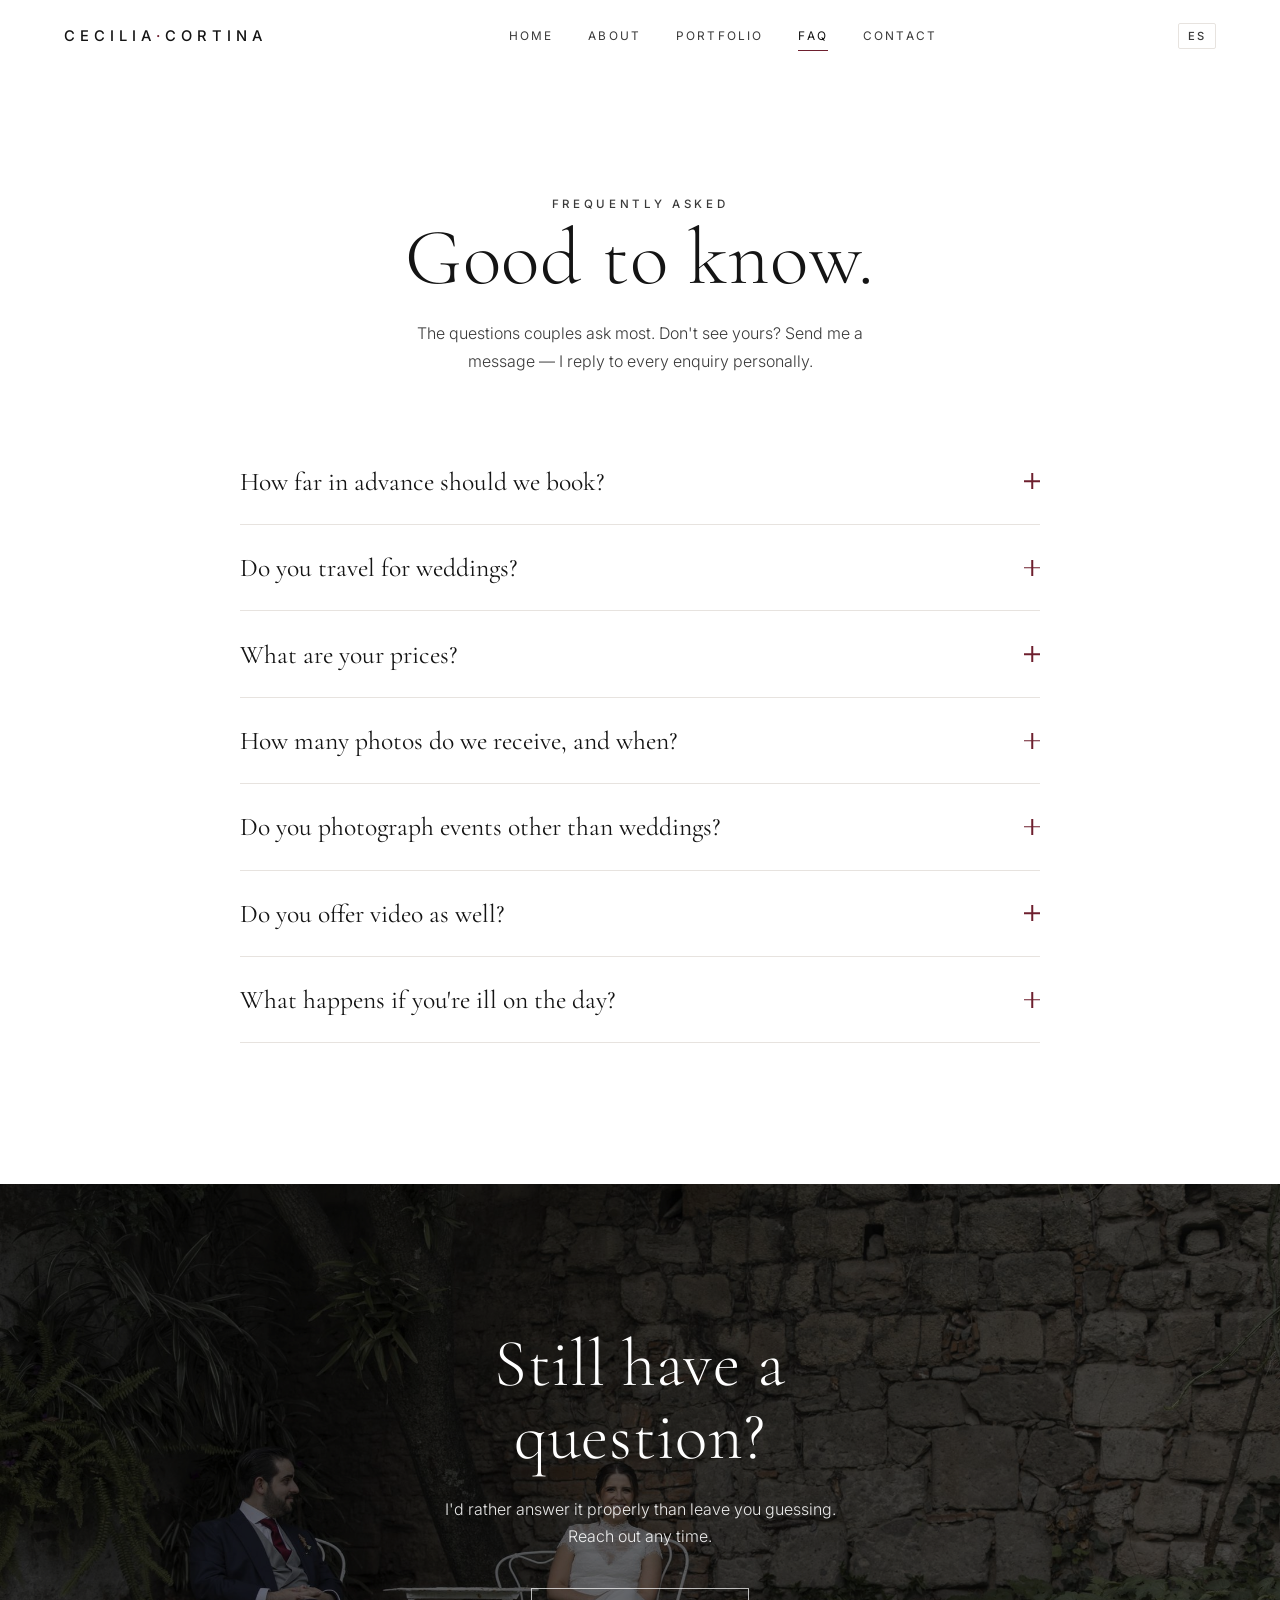
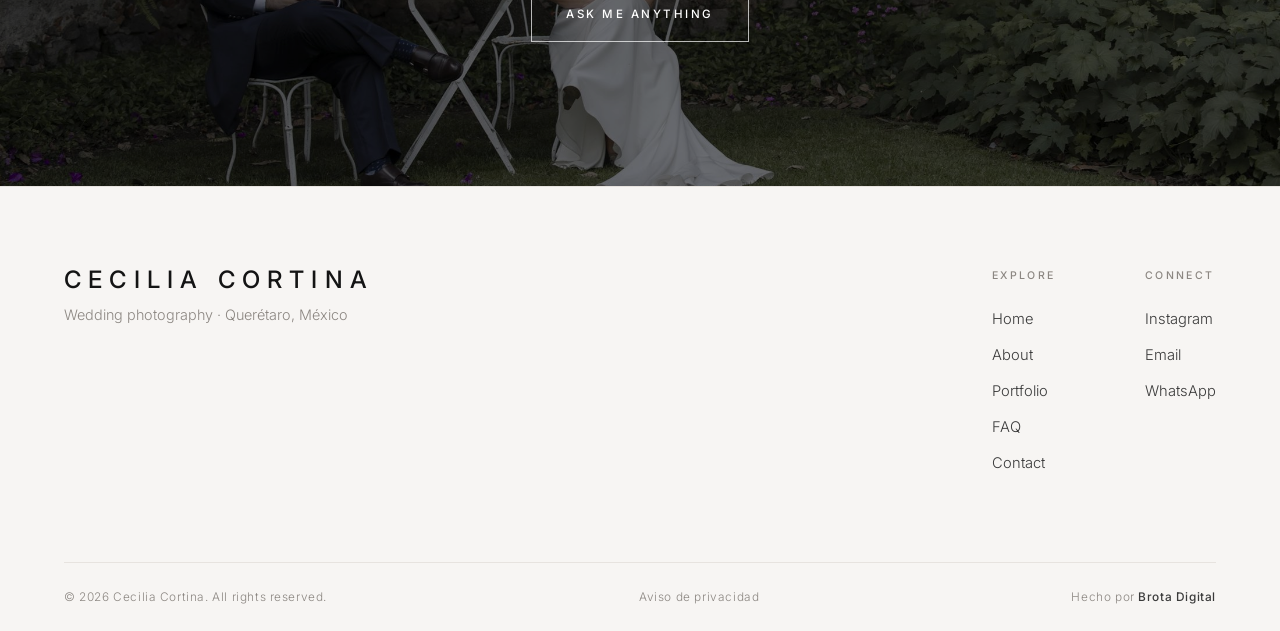
<file: faq.html>
<!DOCTYPE html>
<html lang="en">
<head>
  <meta charset="UTF-8" />
  <meta name="viewport" content="width=device-width, initial-scale=1.0" />
  <meta name="google-site-verification" content="jRZ-3Y9Ggic9bX0e3CFbN6oiWduEaV1IMIBoDfMfIJg" />
  <link rel="canonical" href="faq.html" />
  <title>FAQ — Cecilia Cortina · Wedding Photography</title>
  <meta name="description" content="Answers to common questions about booking, pricing, coverage and delivery for wedding and event photography with Cecilia Cortina." />
  <link rel="preconnect" href="https://fonts.googleapis.com" />
  <link rel="preconnect" href="https://fonts.gstatic.com" crossorigin />
  <link href="https://fonts.googleapis.com/css2?family=Cormorant+Garamond:ital,wght@0,300;0,400;0,500;1,300;1,400&family=Inter:wght@300;400;500&display=swap" rel="stylesheet" />
  <link rel="stylesheet" href="css/styles.css" />
</head>
<body>

  <header class="site-header">
    <a href="index.html" class="brand">Cecilia<span>·</span>Cortina</a>
    <nav class="nav">
      <a href="index.html" data-i18n="nav.home">Home</a>
      <a href="about.html" data-i18n="nav.about">About</a>
      <a href="portfolio.html" data-i18n="nav.portfolio">Portfolio</a>
      <a href="faq.html" class="active" data-i18n="nav.faq">FAQ</a>
      <a href="contact.html" data-i18n="nav.contact">Contact</a>
    </nav>
    <button class="lang-toggle" data-lang-toggle aria-label="Cambiar idioma / Switch language">ES</button>
    <button class="nav-toggle" aria-label="Menu"><span></span><span></span><span></span></button>
  </header>

  <!-- PAGE HERO -->
  <section class="page-hero wrap" data-reveal>
    <p class="eyebrow" data-i18n="faq.eyebrow">Frequently asked</p>
    <h1 data-i18n="faq.h1">Good to know.</h1>
    <p data-i18n="faq.sub">The questions couples ask most. Don't see yours? Send me a message — I reply to every enquiry personally.</p>
  </section>

  <!-- FAQ -->
  <section class="section wrap" style="padding-top:0">
    <div class="faq" data-reveal>

      <div class="faq__item">
        <button class="faq__q"><span data-i18n="faq.q1">How far in advance should we book?</span> <span class="faq__icon"></span></button>
        <div class="faq__a"><p data-i18n="faq.a1">Most couples book six to twelve months ahead, and popular dates go even earlier. That said, if your date is close, always ask — I occasionally have last-minute availability.</p></div>
      </div>

      <div class="faq__item">
        <button class="faq__q"><span data-i18n="faq.q2">Do you travel for weddings?</span> <span class="faq__icon"></span></button>
        <div class="faq__a"><p data-i18n="faq.a2">Absolutely. I'm based in Querétaro and San Miguel de Allende, but available throughout México and internationally. Travel beyond those areas is added to your quote at cost — no hidden mark-ups.</p></div>
      </div>

      <div class="faq__item">
        <button class="faq__q"><span data-i18n="faq.q3">What are your prices?</span> <span class="faq__icon"></span></button>
        <div class="faq__a"><p data-i18n="faq.a3">Wedding collections start at <strong>2,200 USD</strong> and are tailored to your hours of coverage and deliverables. Send me your date and details and I'll share the full pricing guide.</p></div>
      </div>

      <div class="faq__item">
        <button class="faq__q"><span data-i18n="faq.q4">How many photos do we receive, and when?</span> <span class="faq__icon"></span></button>
        <div class="faq__a"><p data-i18n="faq.a4">You'll receive a generously sized, carefully edited gallery — typically around 1,200 images for a full wedding day — delivered within 8 weeks via a private online gallery you can download and share. A sneak peek arrives within 72 hours.</p></div>
      </div>

      <div class="faq__item">
        <button class="faq__q"><span data-i18n="faq.q5">Do you photograph events other than weddings?</span> <span class="faq__icon"></span></button>
        <div class="faq__a"><p data-i18n="faq.a5">Yes — engagements, anniversaries, private celebrations and brand events are all welcome. If it matters to you, it's worth photographing well.</p></div>
      </div>

      <div class="faq__item">
        <button class="faq__q"><span data-i18n="faq.q6">Do you offer video as well?</span> <span class="faq__icon"></span></button>
        <div class="faq__a"><p data-i18n="faq.a6">No, but I can recommend amazing videographers that you will love.</p></div>
      </div>

      <div class="faq__item">
        <button class="faq__q"><span data-i18n="faq.q7">What happens if you're ill on the day?</span> <span class="faq__icon"></span></button>
        <div class="faq__a"><p data-i18n="faq.a7">It's never happened, but I take it seriously: I carry backup equipment to every wedding and have a trusted network of photographers who could step in so your day is always covered.</p></div>
      </div>

    </div>
  </section>

  <!-- CTA -->
  <section class="cta">
    <div class="cta__media"><img src="img/faq.jpg" alt="" /></div>
    <div class="wrap" data-reveal>
      <h2 data-i18n="faq.cta_h">Still have a question?</h2>
      <p data-i18n="faq.cta_p">I'd rather answer it properly than leave you guessing. Reach out any time.</p>
      <a href="contact.html" class="btn btn--light" data-i18n="faq.cta_btn">Ask me anything</a>
    </div>
  </section>

  <footer class="footer">
    <div class="wrap">
      <div class="footer__top">
        <div class="footer__brand">
          <h3>Cecilia Cortina</h3>
          <p data-i18n="footer.tagline">Wedding photography · Querétaro, México</p>
        </div>
        <div class="footer__cols">
          <div class="footer__col">
            <h4 data-i18n="footer.explore">Explore</h4>
            <a href="index.html" data-i18n="nav.home">Home</a>
            <a href="about.html" data-i18n="nav.about">About</a>
            <a href="portfolio.html" data-i18n="nav.portfolio">Portfolio</a>
            <a href="faq.html" data-i18n="nav.faq">FAQ</a>
            <a href="contact.html" data-i18n="nav.contact">Contact</a>
          </div>
          <div class="footer__col">
            <h4 data-i18n="footer.connect">Connect</h4>
            <a href="https://www.instagram.com/cc_bodas/" target="_blank" rel="noopener">Instagram</a>
            <a href="mailto:cecicortina94@gmail.com" data-i18n="footer.email">Email</a>
            <a href="https://wa.me/525535667974" target="_blank" rel="noopener">WhatsApp</a>
          </div>
        </div>
      </div>
      <div class="footer__bottom">
        <span data-i18n="footer.rights">© 2026 Cecilia Cortina. All rights reserved.</span>
        <a href="aviso-de-privacidad.html">Aviso de privacidad</a>
        <span class="credit">Hecho por <a href="https://brotadigital.mx/" target="_blank" rel="noopener"><strong>Brota Digital</strong></a></span>
      </div>
    </div>
  </footer>

  <script src="js/i18n.js"></script>
  <script src="js/main.js"></script>
</body>
</html>
</file>
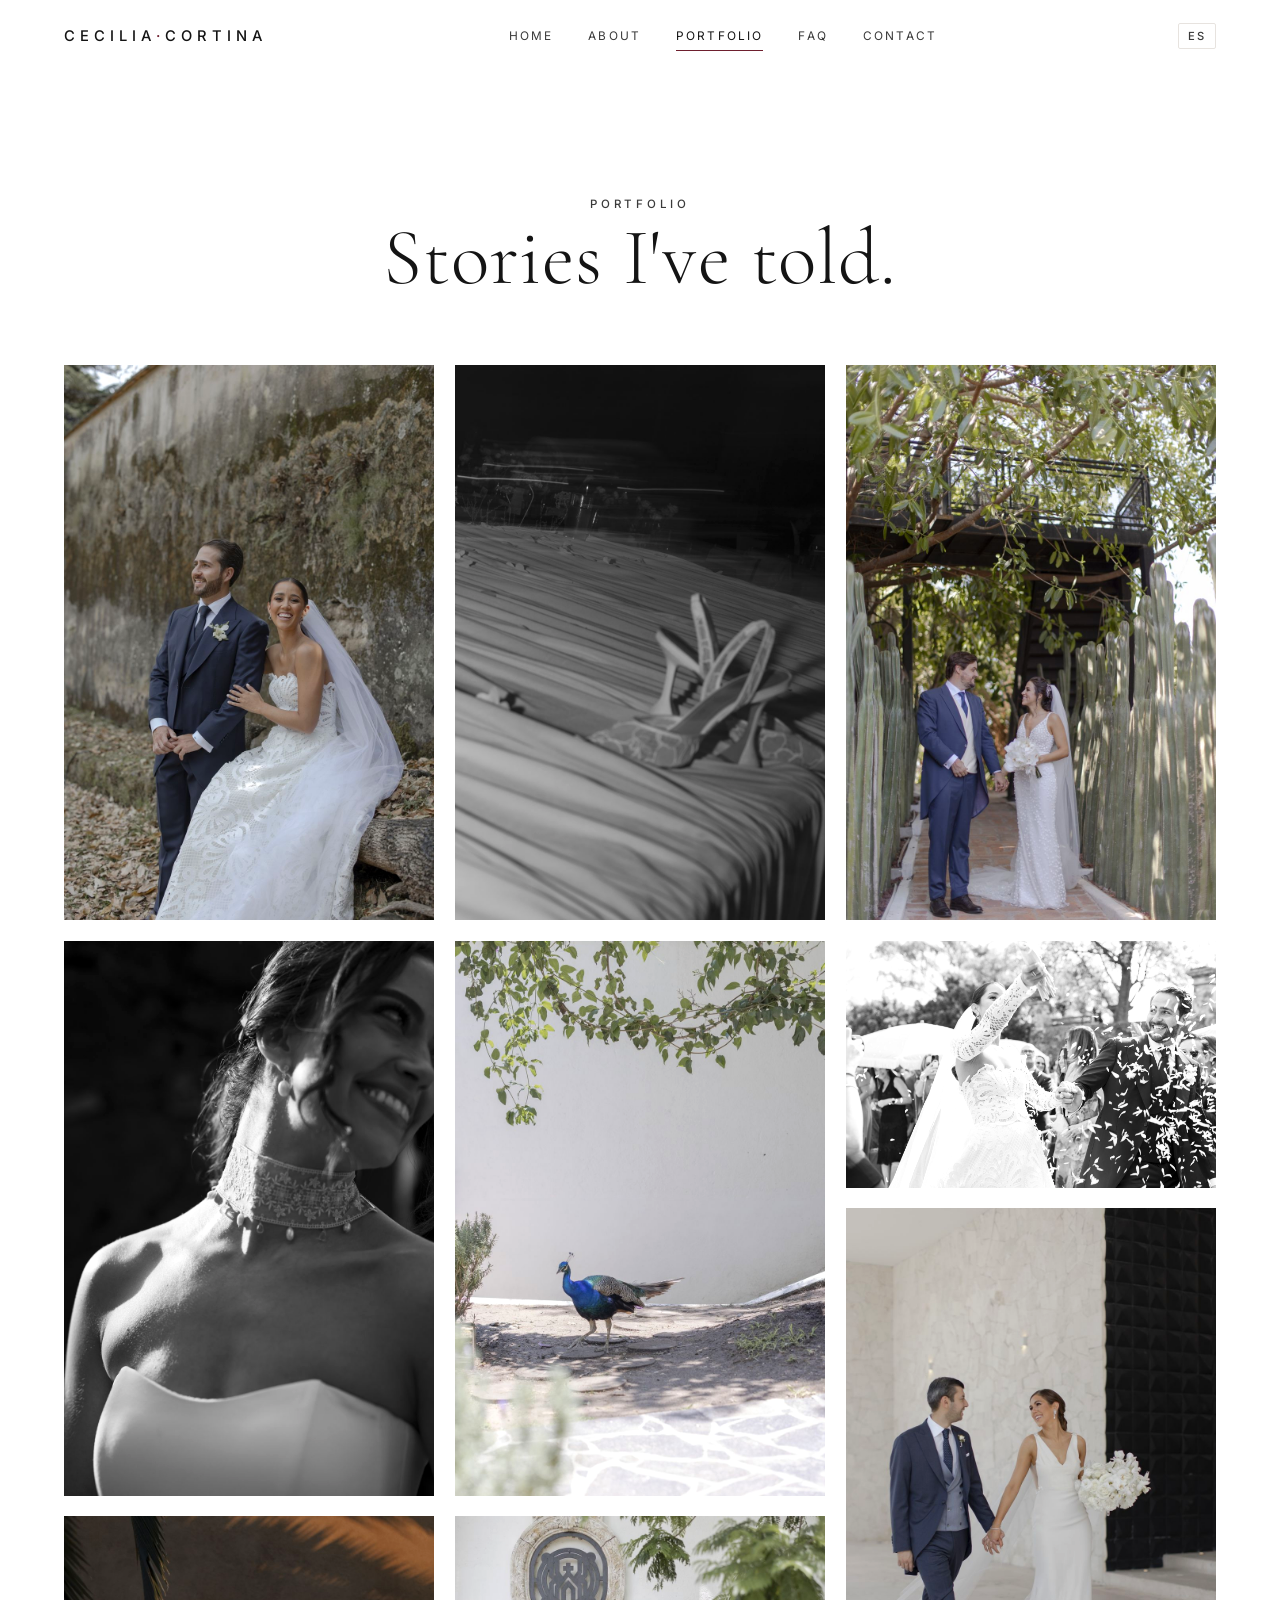
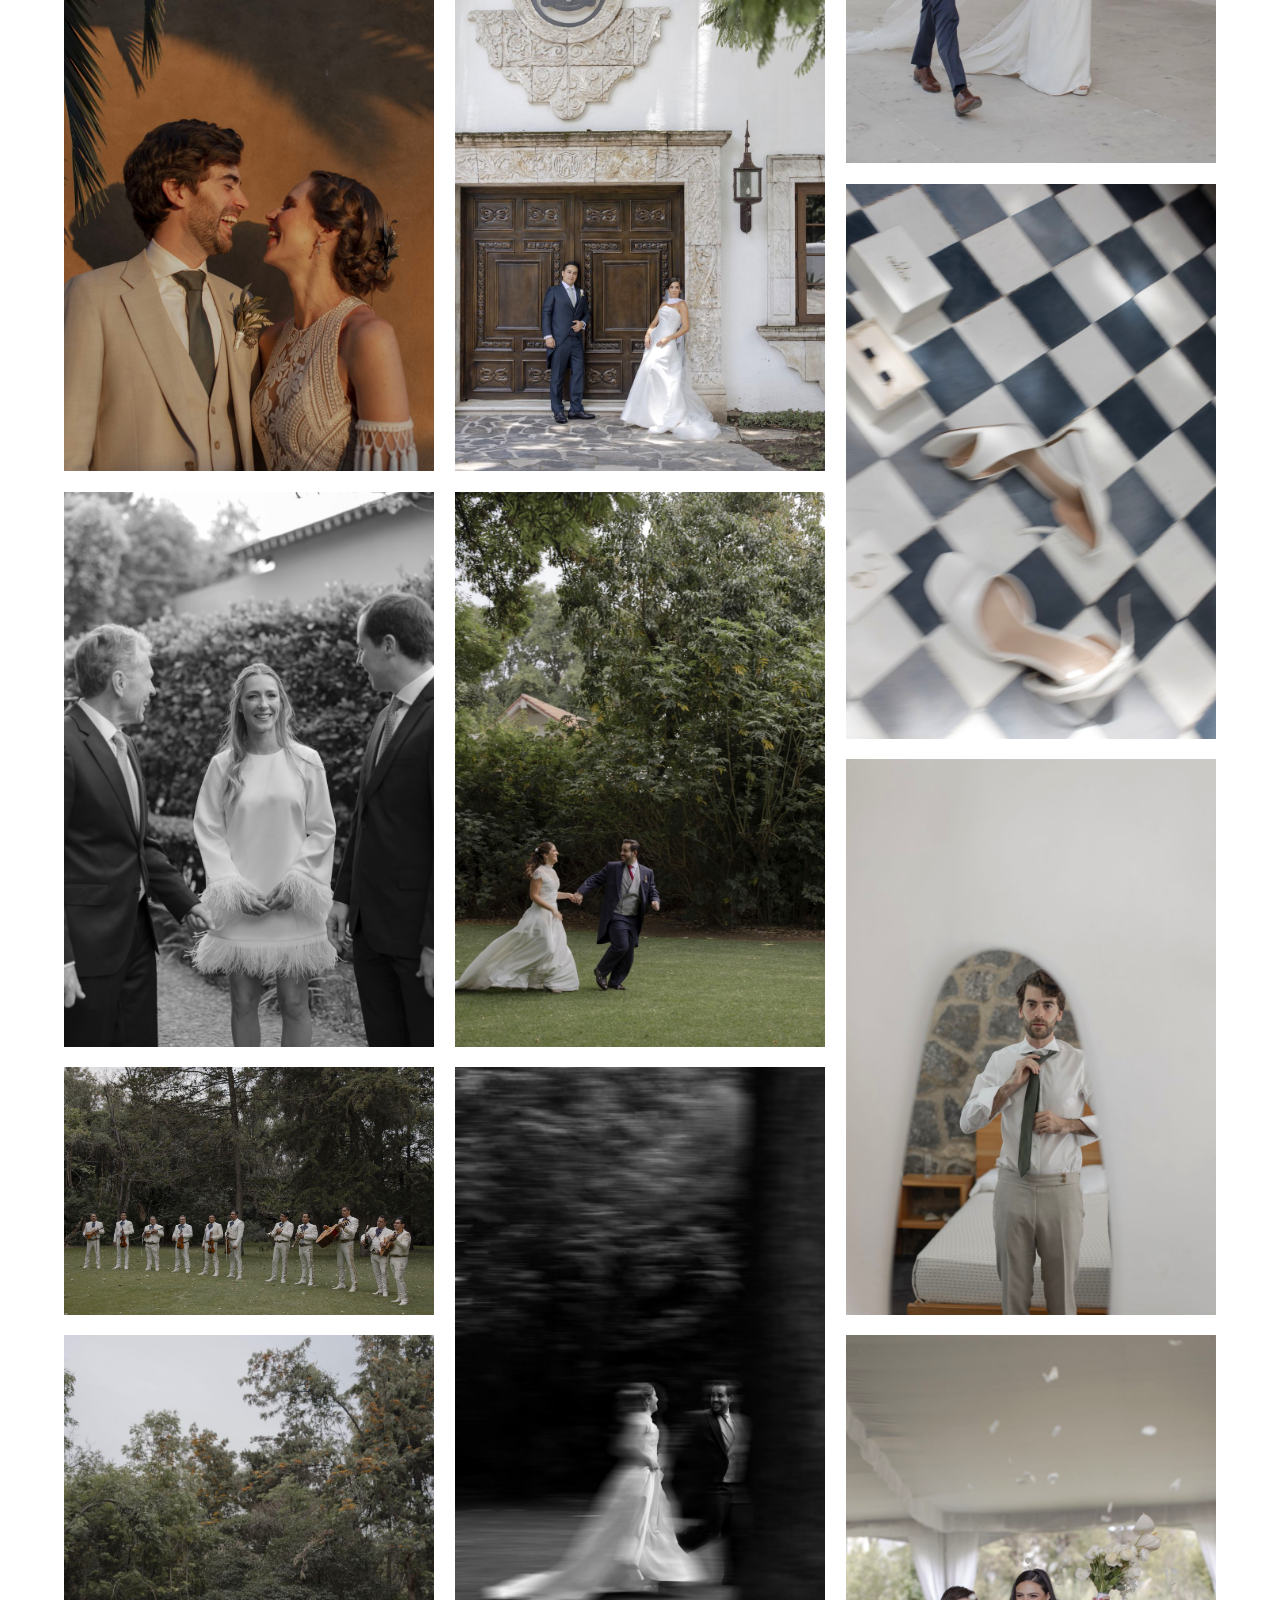
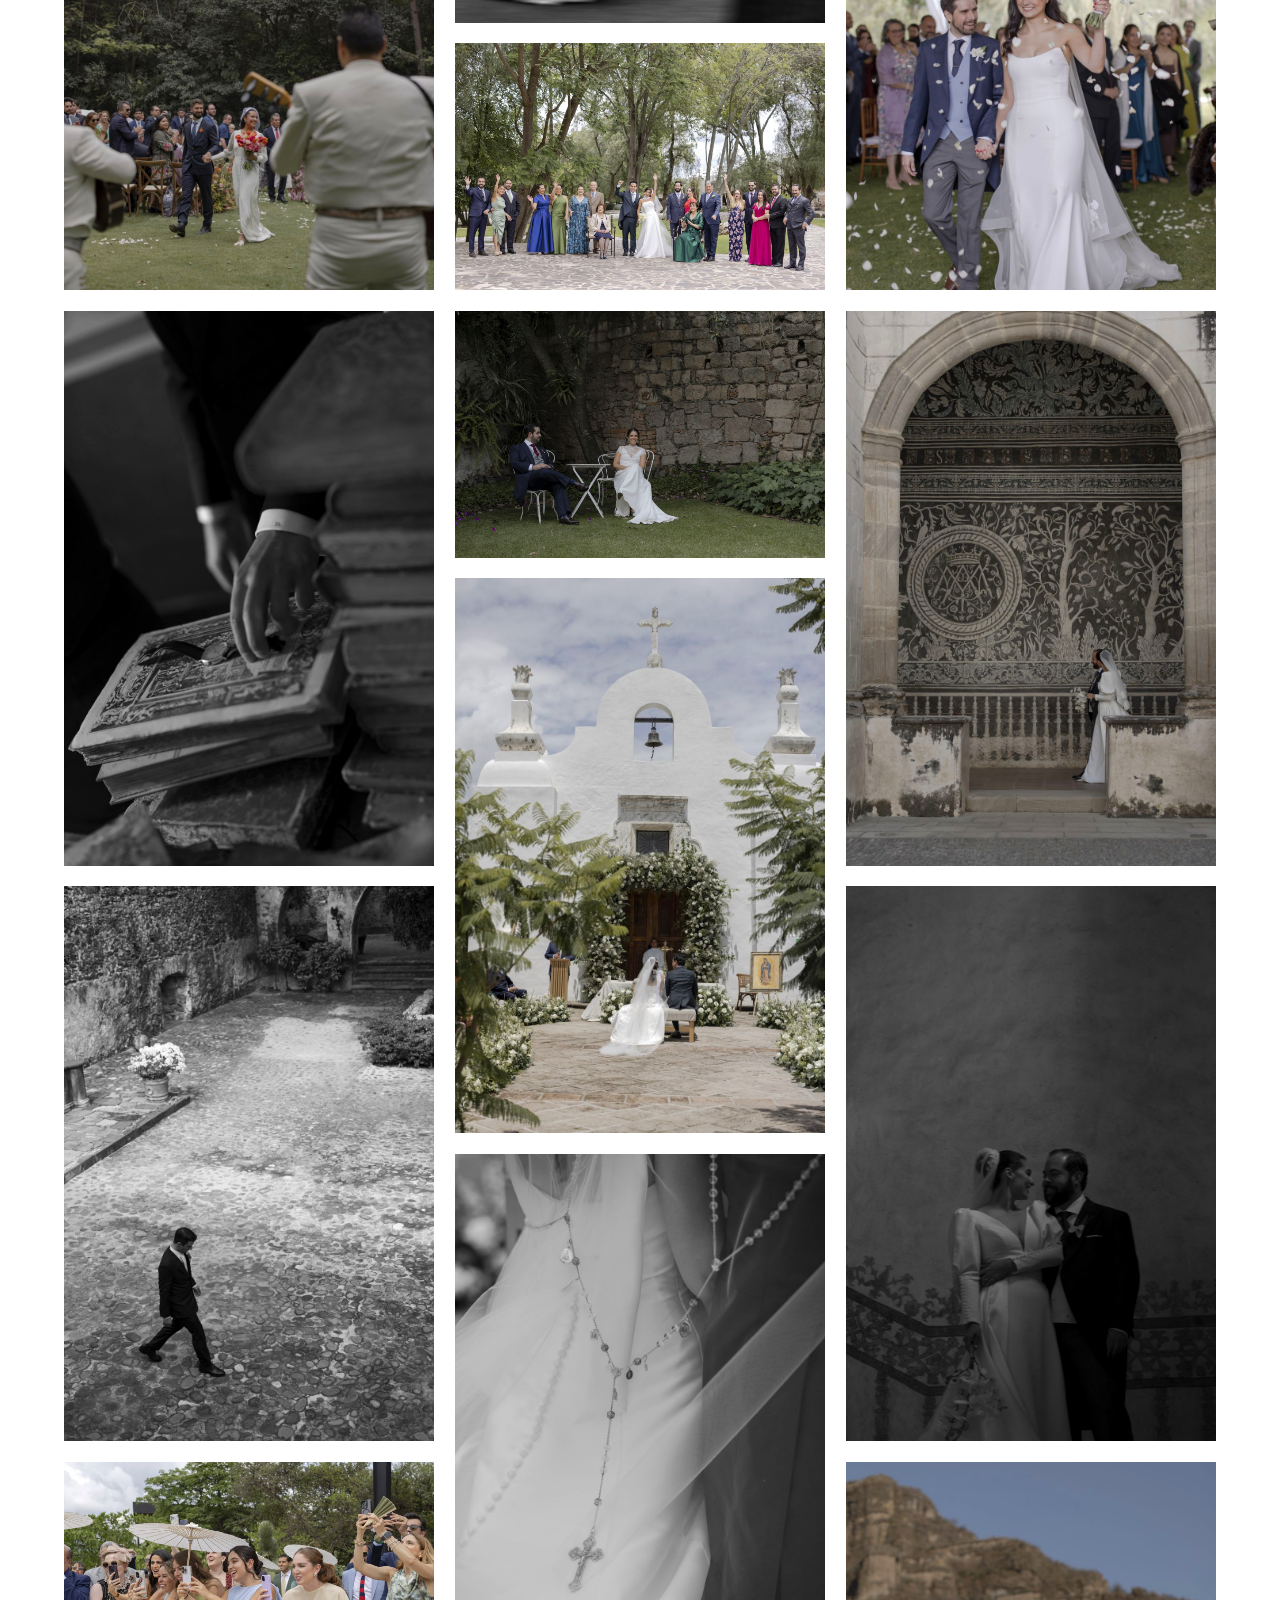
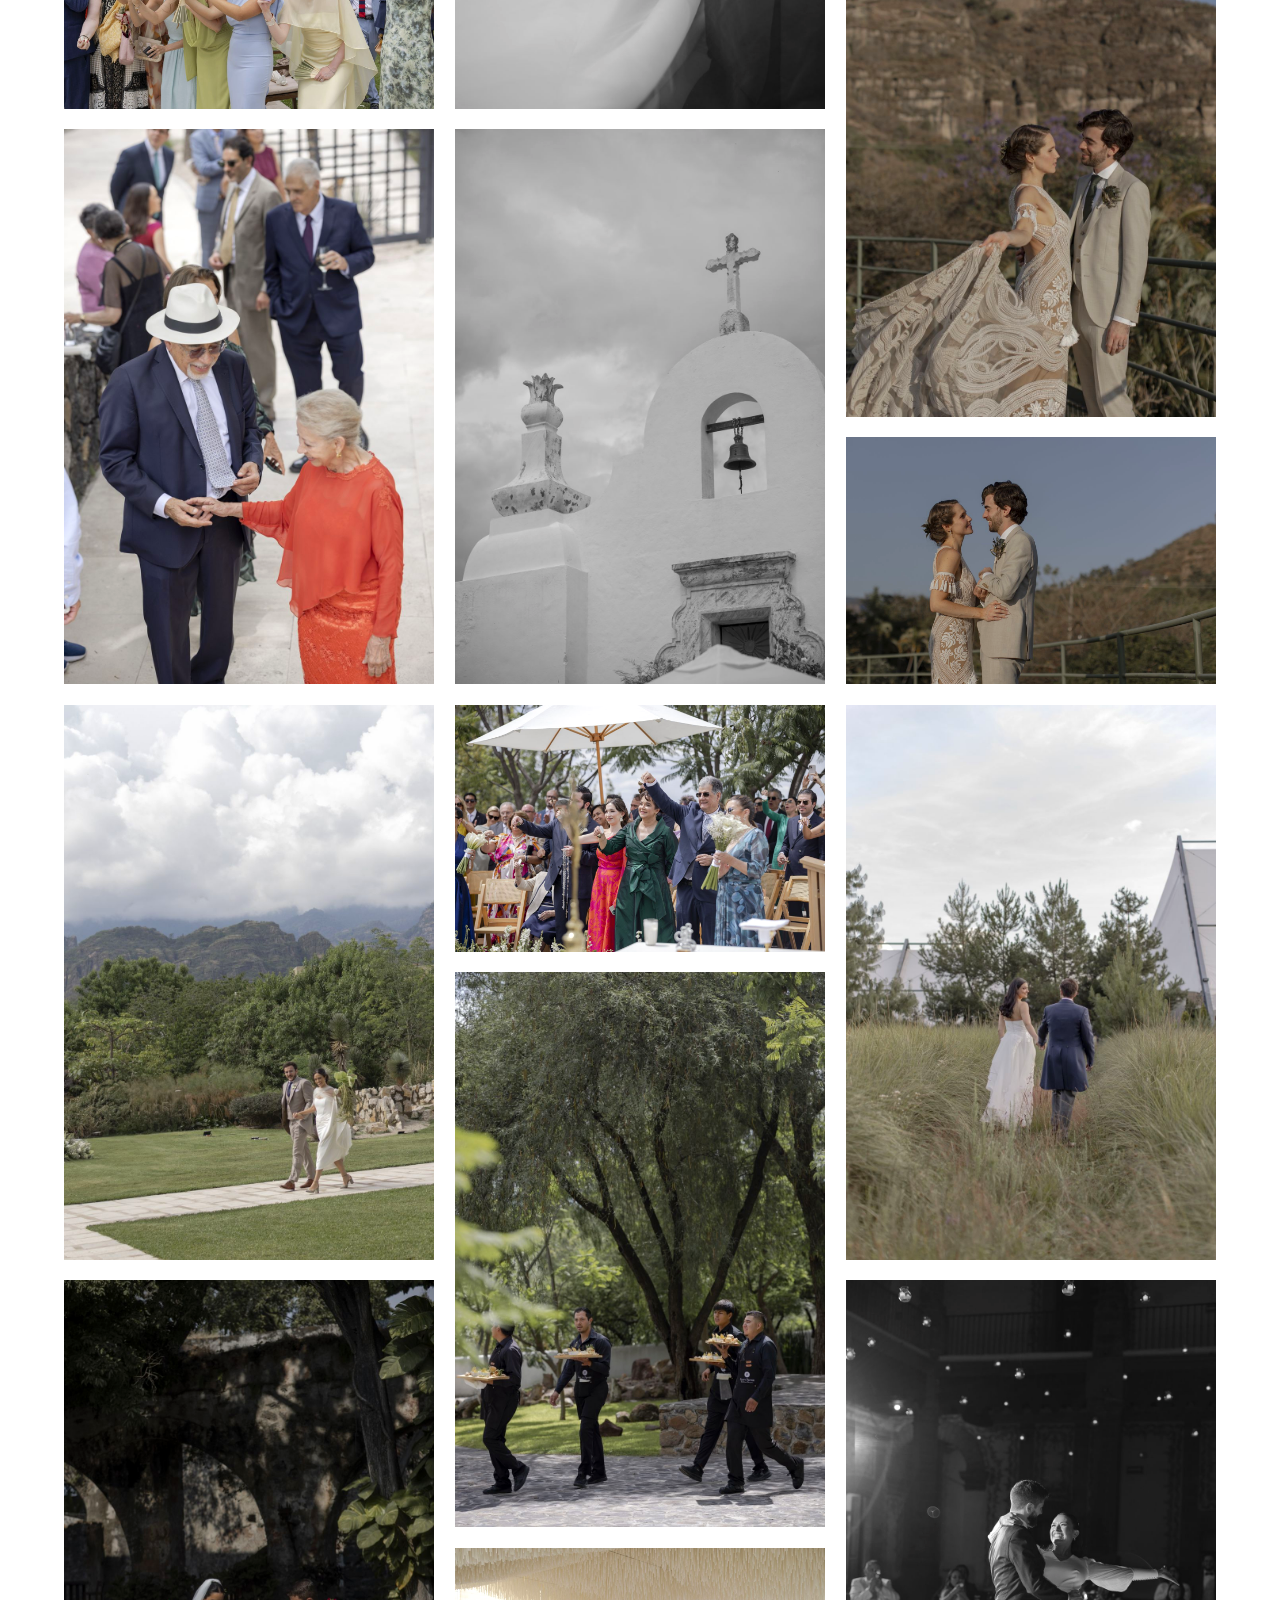
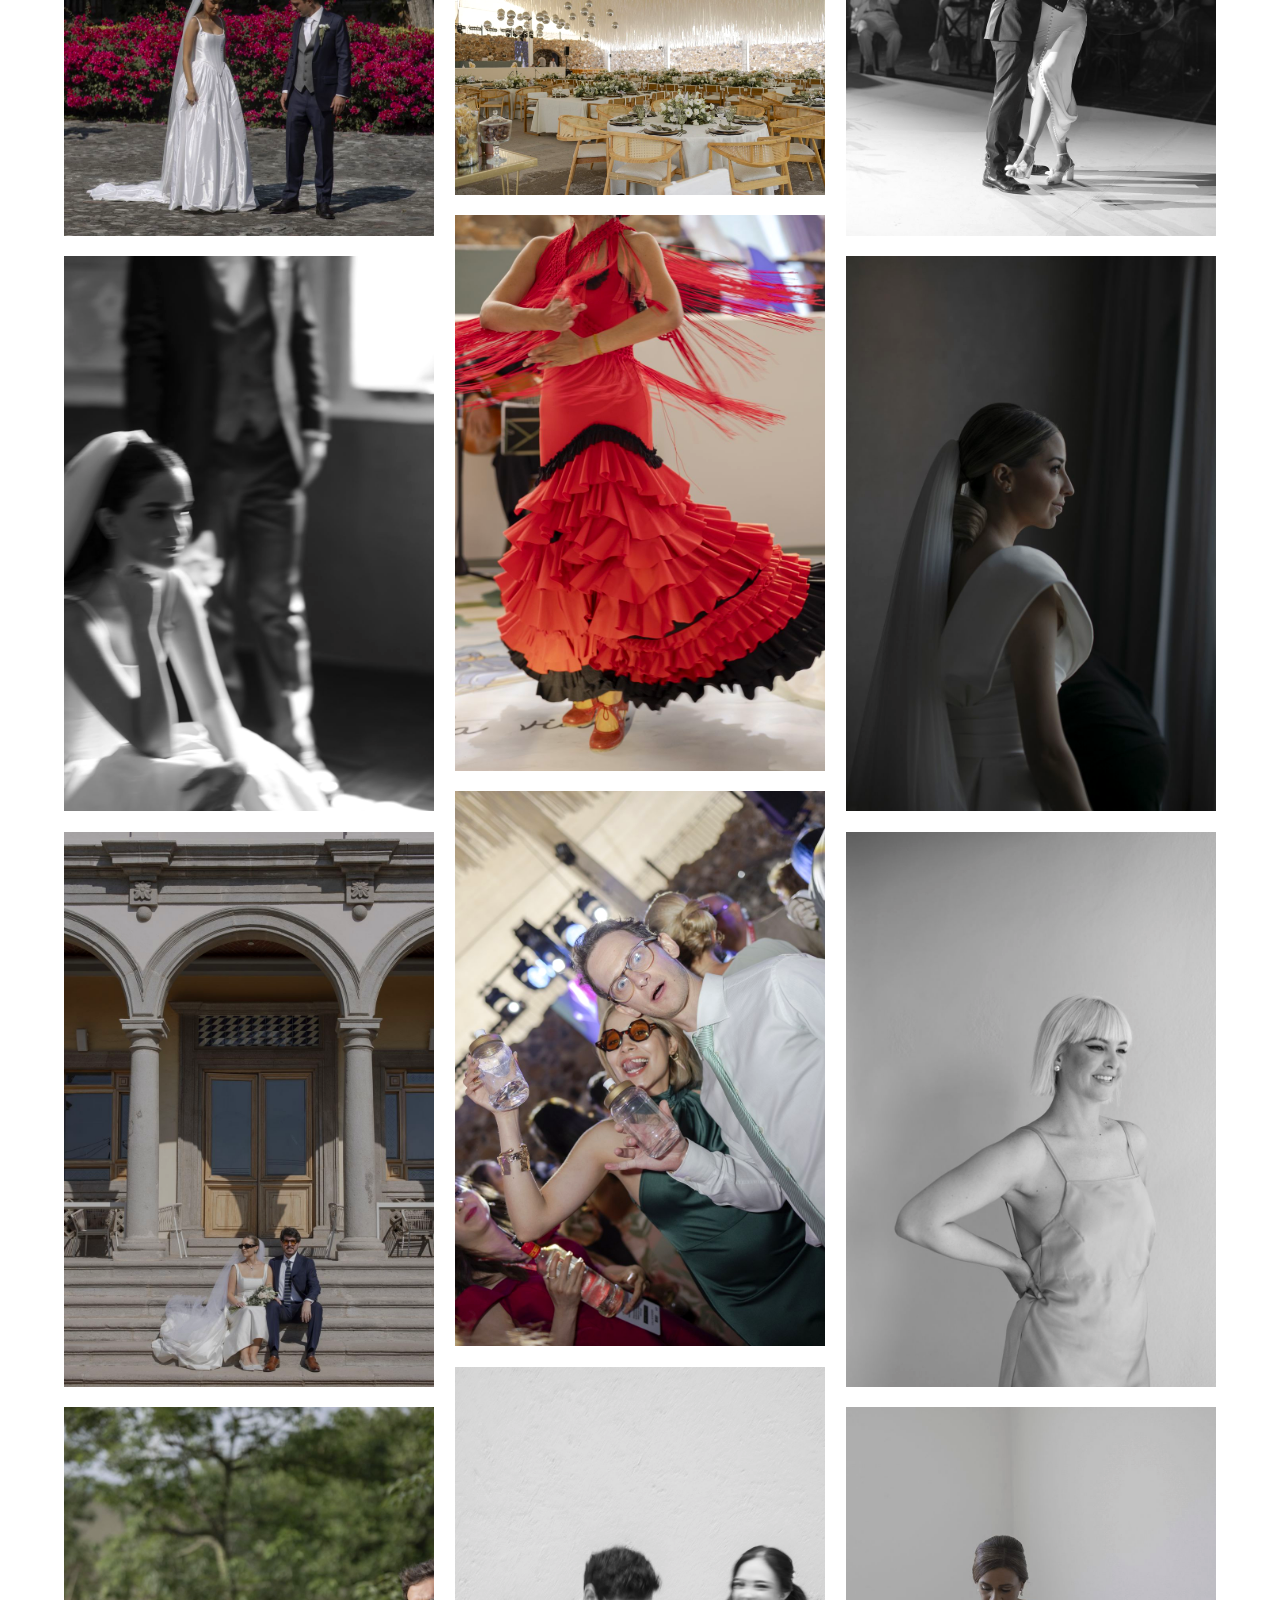
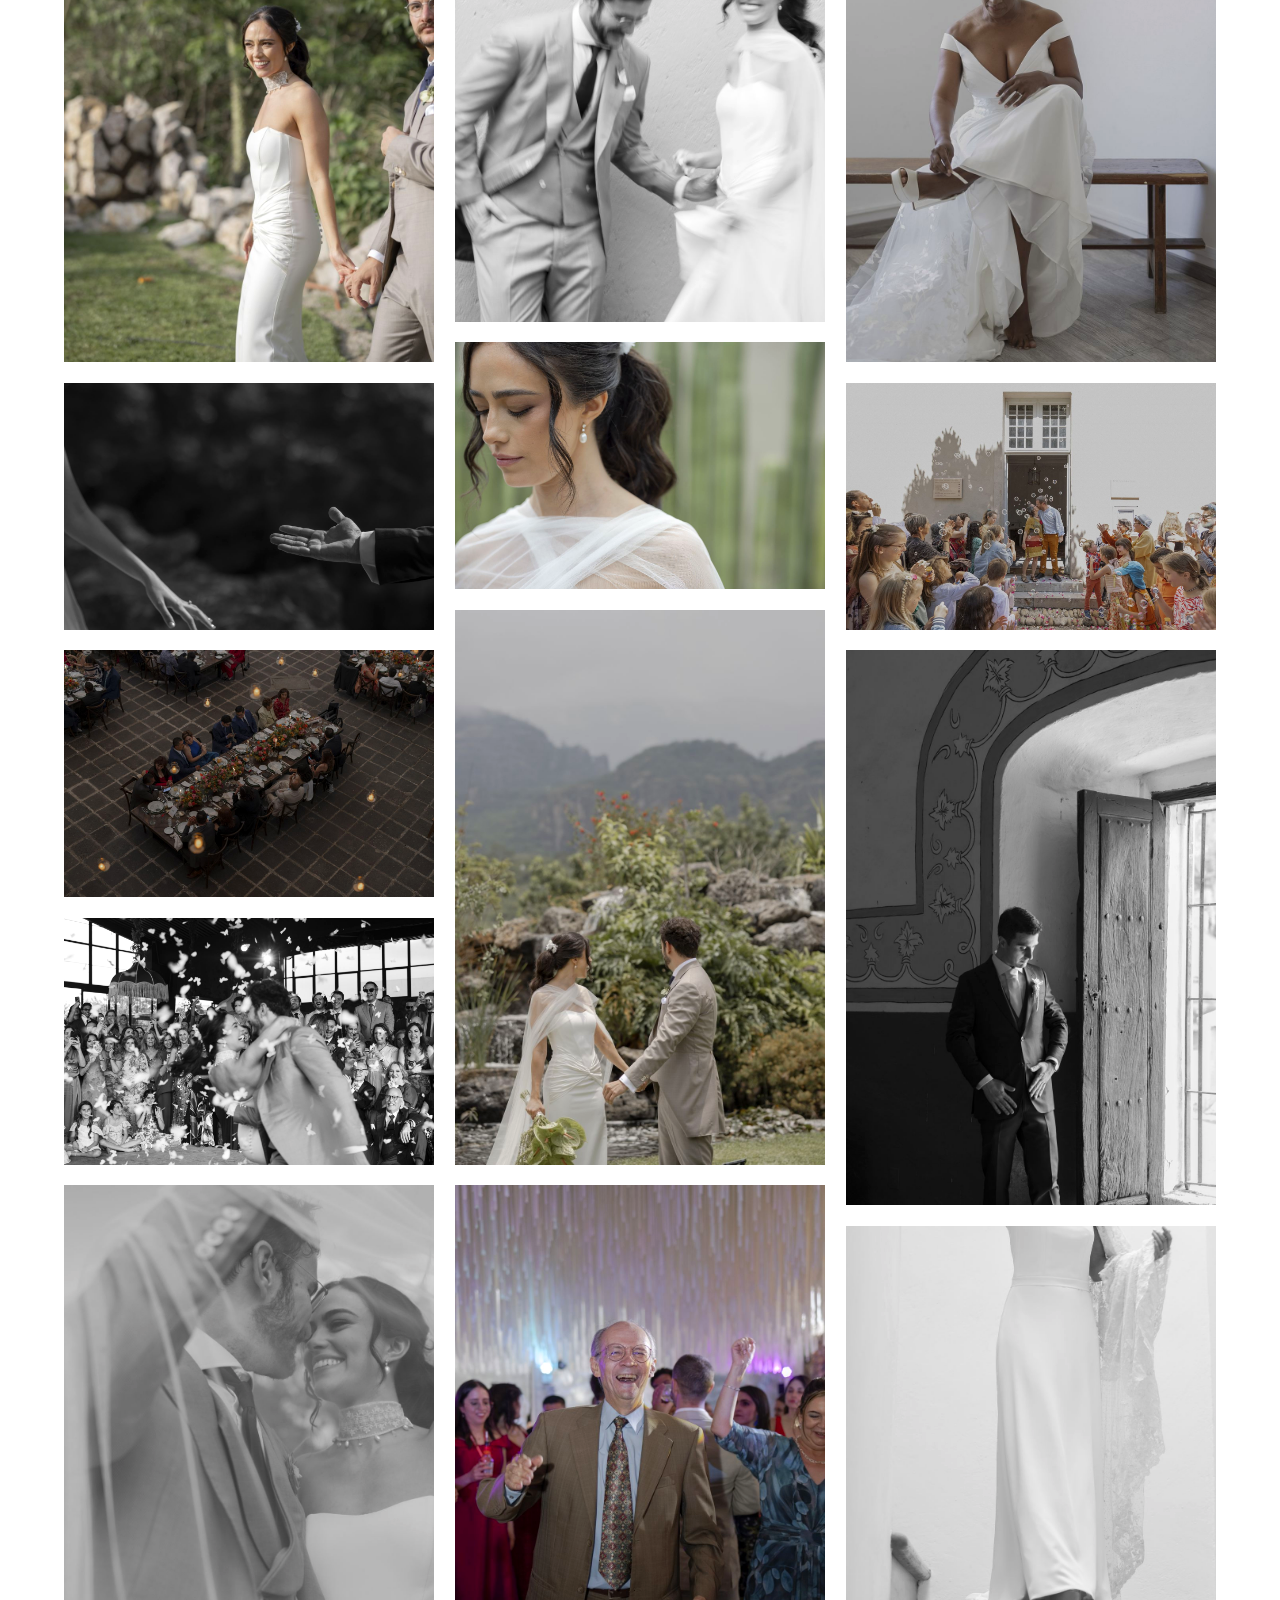
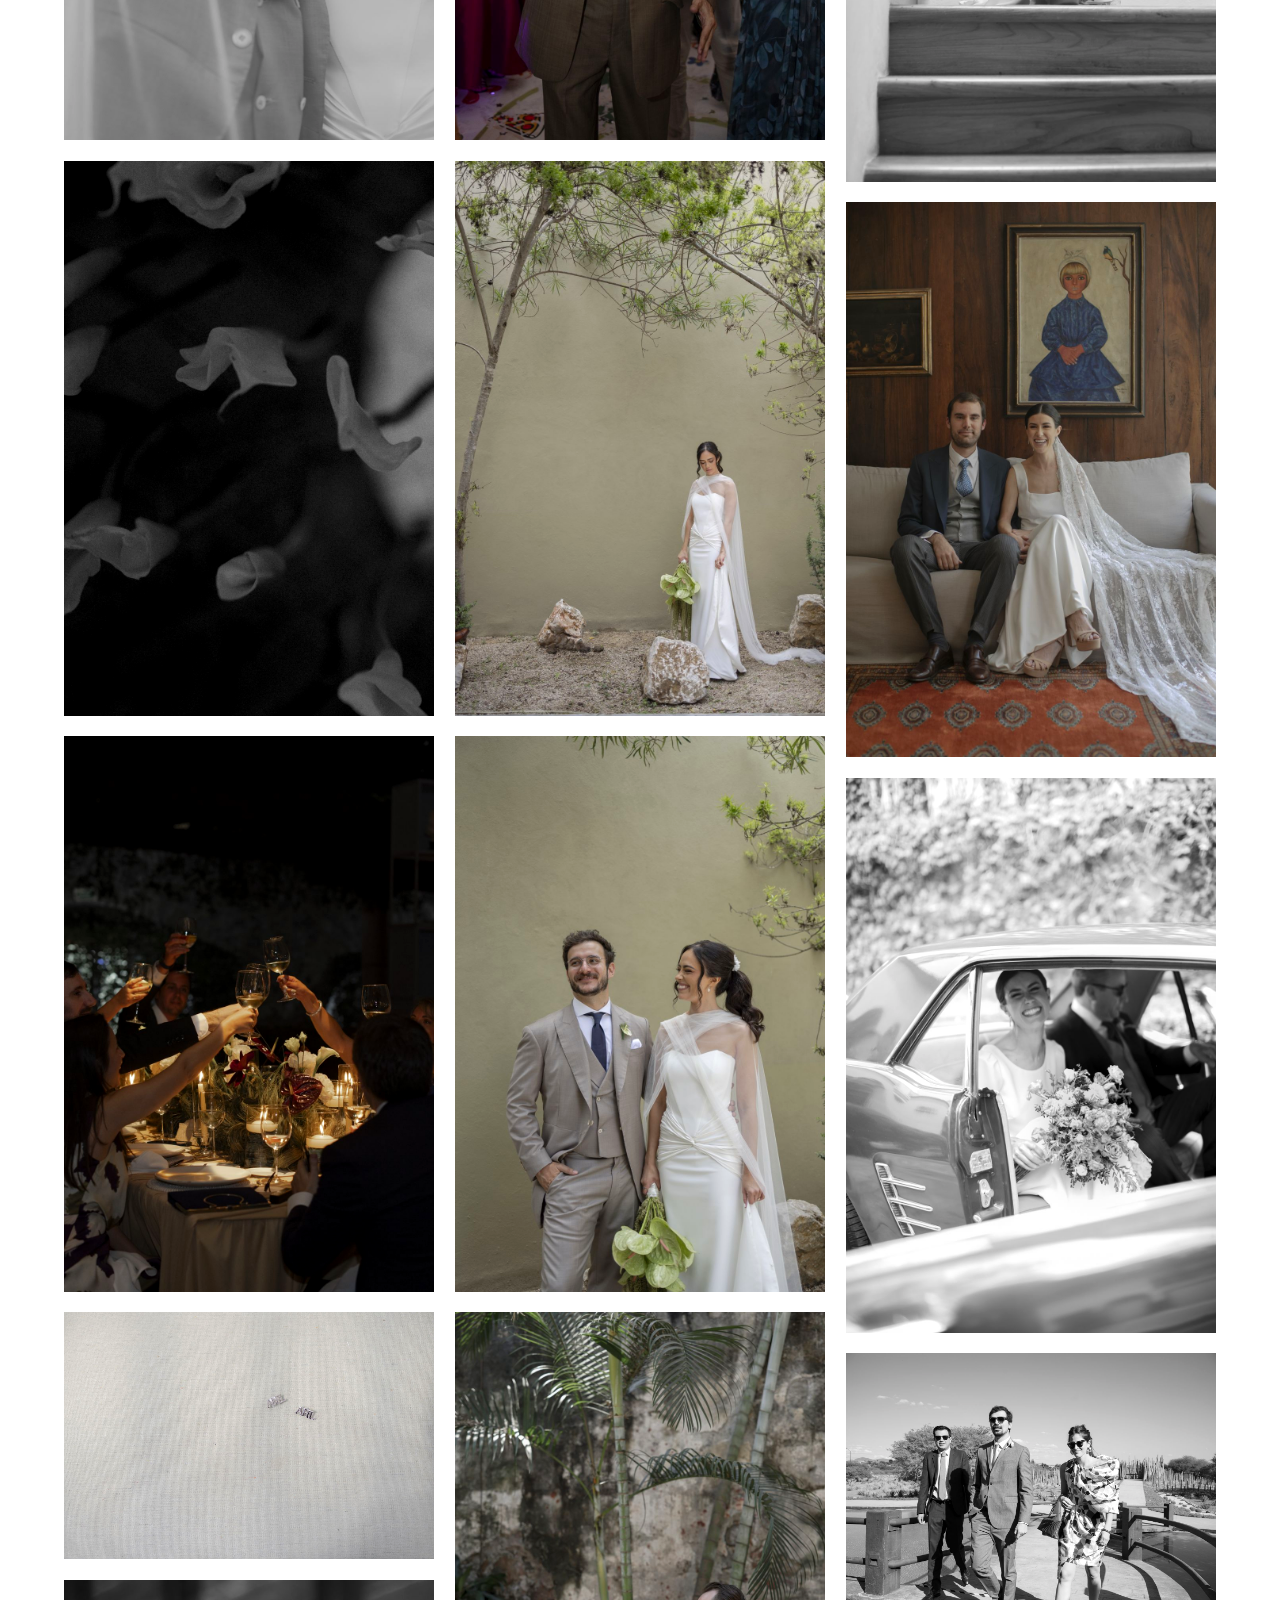
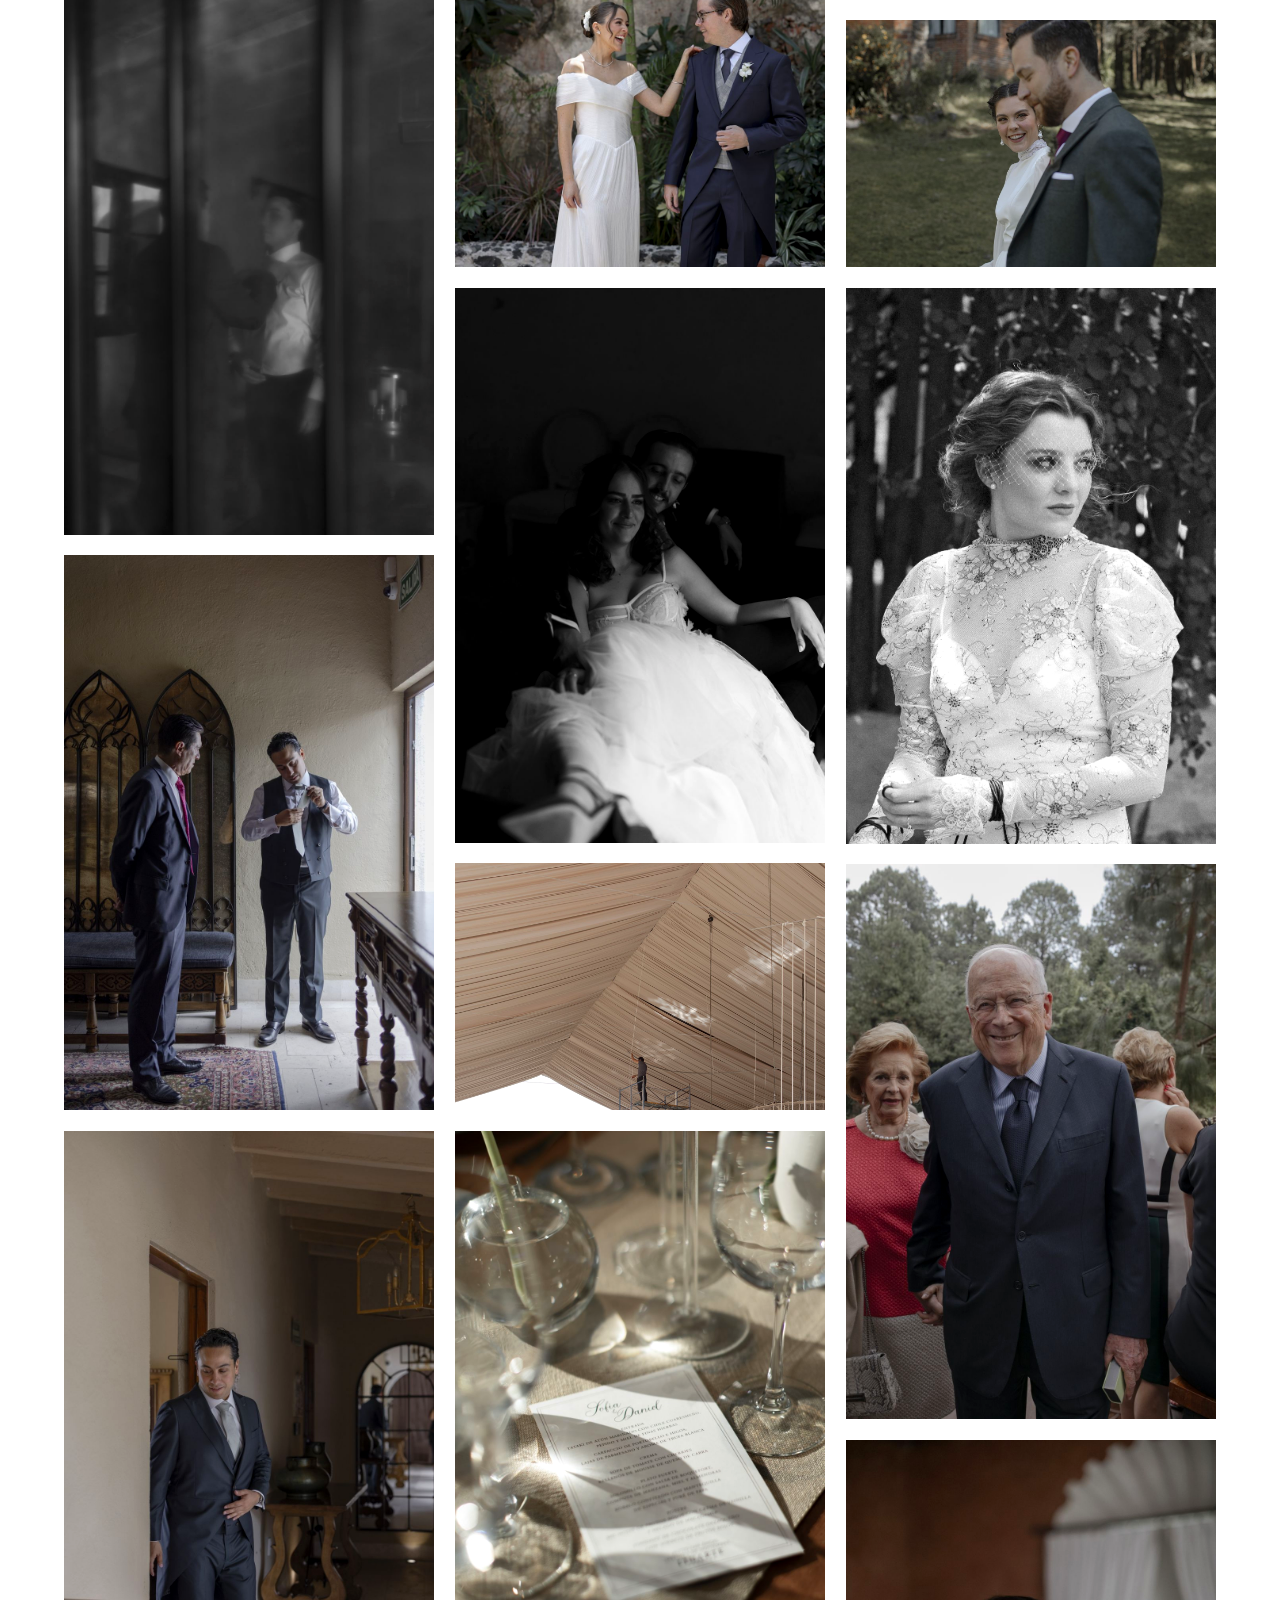
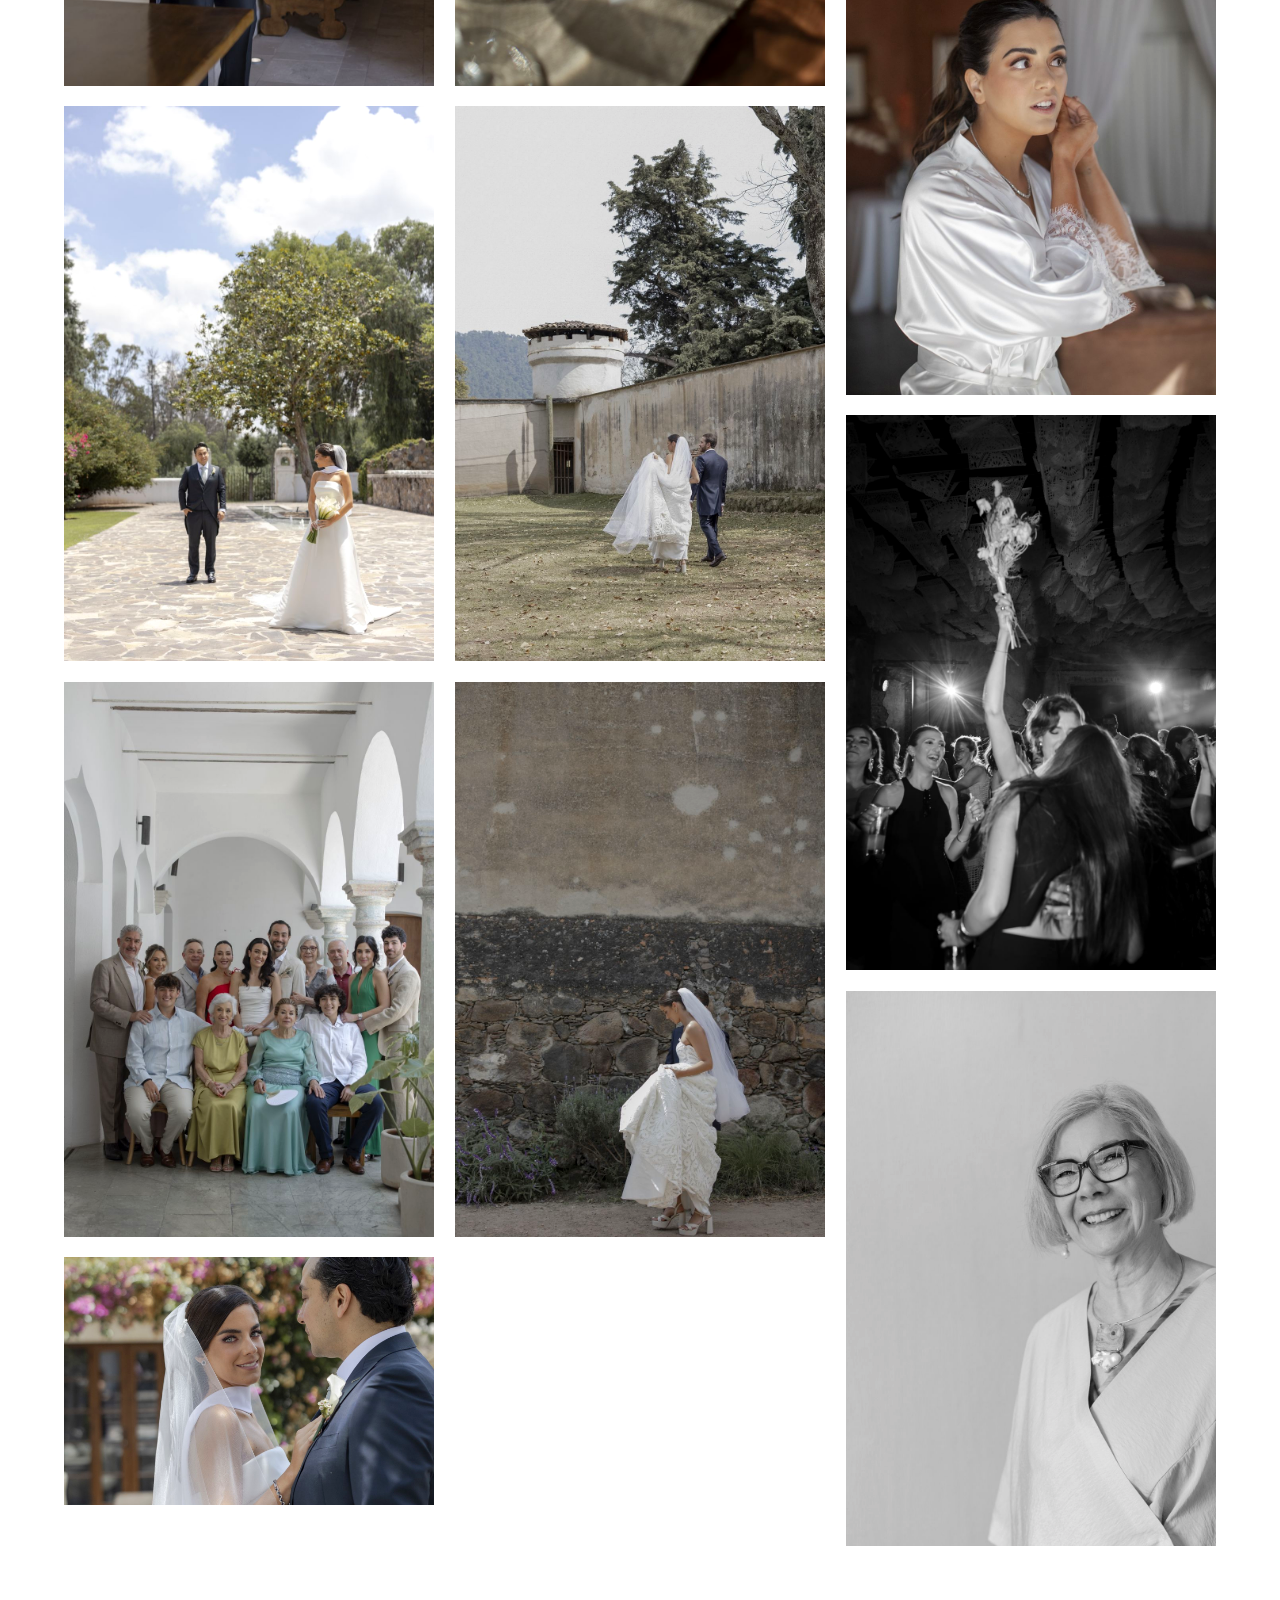
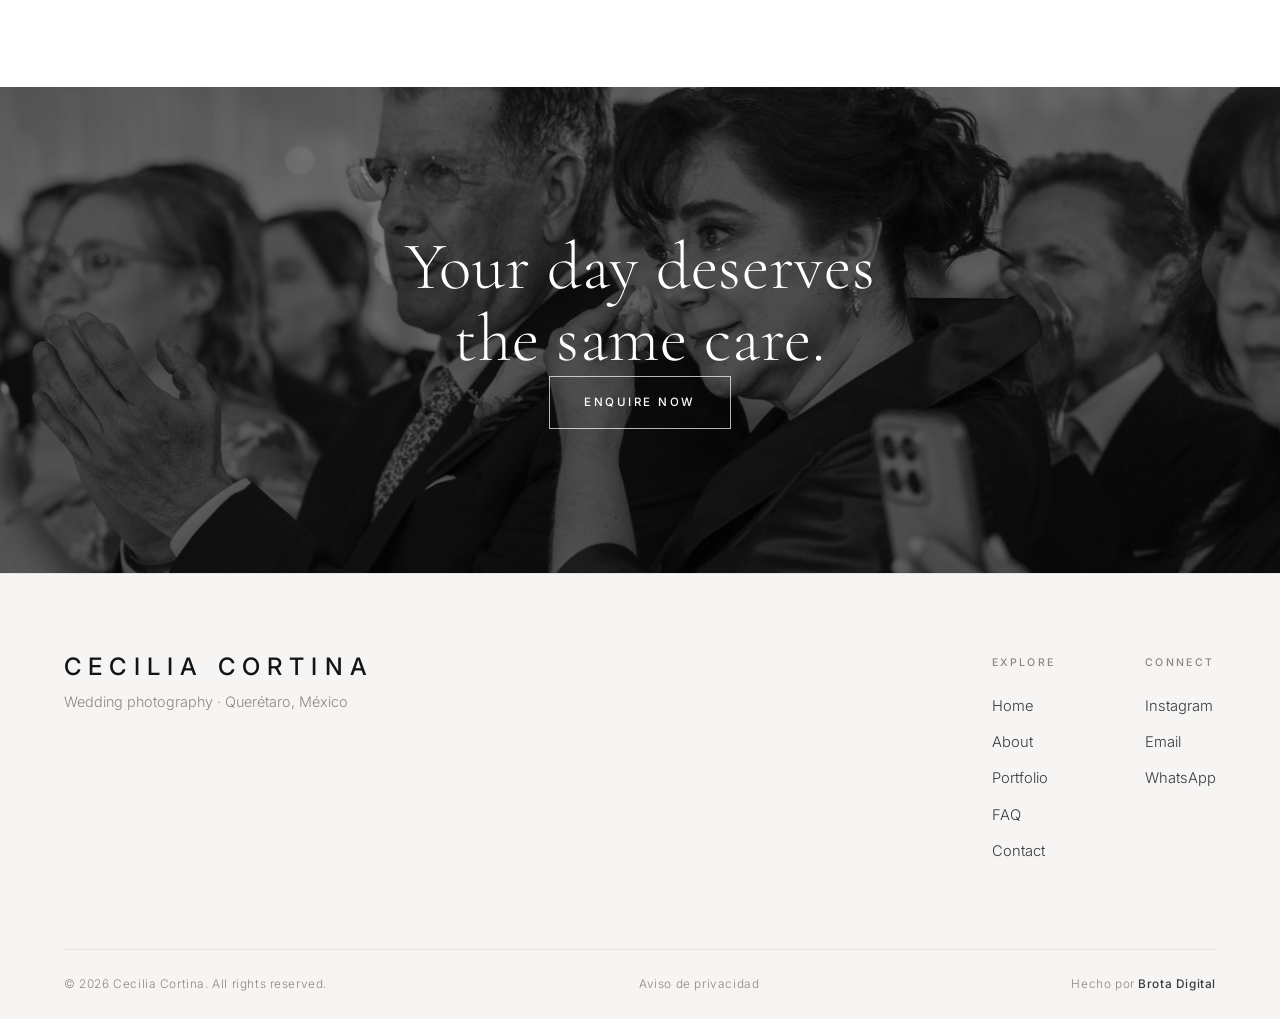
<file: portfolio.html>
<!DOCTYPE html>
<html lang="en">
<head>
  <meta charset="UTF-8" />
  <meta name="viewport" content="width=device-width, initial-scale=1.0" />
  <meta name="google-site-verification" content="jRZ-3Y9Ggic9bX0e3CFbN6oiWduEaV1IMIBoDfMfIJg" />
  <link rel="canonical" href="portfolio.html" />
  <title>Portfolio — Cecilia Cortina · Wedding &amp; Event Photography</title>
  <meta name="description" content="A selection of weddings, engagements and events photographed by Cecilia Cortina in Querétaro and across México." />
  <link rel="preconnect" href="https://fonts.googleapis.com" />
  <link rel="preconnect" href="https://fonts.gstatic.com" crossorigin />
  <link href="https://fonts.googleapis.com/css2?family=Cormorant+Garamond:ital,wght@0,300;0,400;0,500;1,300;1,400&family=Inter:wght@300;400;500&display=swap" rel="stylesheet" />
  <link rel="stylesheet" href="css/styles.css" />
</head>
<body>

  <header class="site-header">
    <a href="index.html" class="brand">Cecilia<span>·</span>Cortina</a>
    <nav class="nav">
      <a href="index.html" data-i18n="nav.home">Home</a>
      <a href="about.html" data-i18n="nav.about">About</a>
      <a href="portfolio.html" class="active" data-i18n="nav.portfolio">Portfolio</a>
      <a href="faq.html" data-i18n="nav.faq">FAQ</a>
      <a href="contact.html" data-i18n="nav.contact">Contact</a>
    </nav>
    <button class="lang-toggle" data-lang-toggle aria-label="Cambiar idioma / Switch language">ES</button>
    <button class="nav-toggle" aria-label="Menu"><span></span><span></span><span></span></button>
  </header>

  <!-- PAGE HERO -->
  <section class="page-hero wrap" data-reveal>
    <p class="eyebrow" data-i18n="portfolio.eyebrow">Portfolio</p>
    <h1 data-i18n="portfolio.h1">Stories I've told.</h1>
  </section>

  <!-- FILTERS -->
  <section class="section wrap" style="padding-top:0">
    <!-- MASONRY -->
    <div class="masonry" data-reveal>
      <figure><img src="img/portfolio/pf-52.jpg" alt="Wedding photograph by Cecilia Cortina" loading="lazy" /></figure>
      <figure><img src="img/portfolio/pf-12.jpg" alt="Wedding photograph by Cecilia Cortina" loading="lazy" /></figure>
      <figure><img src="img/portfolio/pf-66.jpg" alt="Wedding photograph by Cecilia Cortina" loading="lazy" /></figure>
      <figure><img src="img/portfolio/pf-01.jpg" alt="Wedding photograph by Cecilia Cortina" loading="lazy" /></figure>
      <figure><img src="img/portfolio/pf-02.jpg" alt="Wedding photograph by Cecilia Cortina" loading="lazy" /></figure>
      <figure><img src="img/portfolio/pf-03.jpg" alt="Wedding photograph by Cecilia Cortina" loading="lazy" /></figure>
      <figure><img src="img/portfolio/pf-04.jpg" alt="Wedding photograph by Cecilia Cortina" loading="lazy" /></figure>
      <figure><img src="img/portfolio/pf-05.jpg" alt="Wedding photograph by Cecilia Cortina" loading="lazy" /></figure>
      <figure><img src="img/portfolio/pf-06.jpg" alt="Wedding photograph by Cecilia Cortina" loading="lazy" /></figure>
      <figure><img src="img/portfolio/pf-07.jpg" alt="Wedding photograph by Cecilia Cortina" loading="lazy" /></figure>
      <figure><img src="img/portfolio/pf-08.jpg" alt="Wedding photograph by Cecilia Cortina" loading="lazy" /></figure>
      <figure><img src="img/portfolio/pf-09.jpg" alt="Wedding photograph by Cecilia Cortina" loading="lazy" /></figure>
      <figure><img src="img/portfolio/pf-10.jpg" alt="Wedding photograph by Cecilia Cortina" loading="lazy" /></figure>
      <figure><img src="img/portfolio/pf-11.jpg" alt="Wedding photograph by Cecilia Cortina" loading="lazy" /></figure>
      <figure><img src="img/portfolio/pf-13.jpg" alt="Wedding photograph by Cecilia Cortina" loading="lazy" /></figure>
      <figure><img src="img/portfolio/pf-14.jpg" alt="Wedding photograph by Cecilia Cortina" loading="lazy" /></figure>
      <figure><img src="img/portfolio/pf-15.jpg" alt="Wedding photograph by Cecilia Cortina" loading="lazy" /></figure>
      <figure><img src="img/portfolio/pf-16.jpg" alt="Wedding photograph by Cecilia Cortina" loading="lazy" /></figure>
      <figure><img src="img/portfolio/pf-17.jpg" alt="Wedding photograph by Cecilia Cortina" loading="lazy" /></figure>
      <figure><img src="img/portfolio/pf-18.jpg" alt="Wedding photograph by Cecilia Cortina" loading="lazy" /></figure>
      <figure><img src="img/portfolio/pf-19.jpg" alt="Wedding photograph by Cecilia Cortina" loading="lazy" /></figure>
      <figure><img src="img/portfolio/pf-20.jpg" alt="Wedding photograph by Cecilia Cortina" loading="lazy" /></figure>
      <figure><img src="img/portfolio/pf-21.jpg" alt="Wedding photograph by Cecilia Cortina" loading="lazy" /></figure>
      <figure><img src="img/portfolio/pf-22.jpg" alt="Wedding photograph by Cecilia Cortina" loading="lazy" /></figure>
      <figure><img src="img/portfolio/pf-23.jpg" alt="Wedding photograph by Cecilia Cortina" loading="lazy" /></figure>
      <figure><img src="img/portfolio/pf-24.jpg" alt="Wedding photograph by Cecilia Cortina" loading="lazy" /></figure>
      <figure><img src="img/portfolio/pf-25.jpg" alt="Wedding photograph by Cecilia Cortina" loading="lazy" /></figure>
      <figure><img src="img/portfolio/pf-26.jpg" alt="Wedding photograph by Cecilia Cortina" loading="lazy" /></figure>
      <figure><img src="img/portfolio/pf-27.jpg" alt="Wedding photograph by Cecilia Cortina" loading="lazy" /></figure>
      <figure><img src="img/portfolio/pf-28.jpg" alt="Wedding photograph by Cecilia Cortina" loading="lazy" /></figure>
      <figure><img src="img/portfolio/pf-29.jpg" alt="Wedding photograph by Cecilia Cortina" loading="lazy" /></figure>
      <figure><img src="img/portfolio/pf-30.jpg" alt="Wedding photograph by Cecilia Cortina" loading="lazy" /></figure>
      <figure><img src="img/portfolio/pf-31.jpg" alt="Wedding photograph by Cecilia Cortina" loading="lazy" /></figure>
      <figure><img src="img/portfolio/pf-32.jpg" alt="Wedding photograph by Cecilia Cortina" loading="lazy" /></figure>
      <figure><img src="img/portfolio/pf-33.jpg" alt="Wedding photograph by Cecilia Cortina" loading="lazy" /></figure>
      <figure><img src="img/portfolio/pf-34.jpg" alt="Wedding photograph by Cecilia Cortina" loading="lazy" /></figure>
      <figure><img src="img/portfolio/pf-35.jpg" alt="Wedding photograph by Cecilia Cortina" loading="lazy" /></figure>
      <figure><img src="img/portfolio/pf-36.jpg" alt="Wedding photograph by Cecilia Cortina" loading="lazy" /></figure>
      <figure><img src="img/portfolio/pf-37.jpg" alt="Wedding photograph by Cecilia Cortina" loading="lazy" /></figure>
      <figure><img src="img/portfolio/pf-38.jpg" alt="Wedding photograph by Cecilia Cortina" loading="lazy" /></figure>
      <figure><img src="img/portfolio/pf-39.jpg" alt="Wedding photograph by Cecilia Cortina" loading="lazy" /></figure>
      <figure><img src="img/portfolio/pf-40.jpg" alt="Wedding photograph by Cecilia Cortina" loading="lazy" /></figure>
      <figure><img src="img/portfolio/pf-41.jpg" alt="Wedding photograph by Cecilia Cortina" loading="lazy" /></figure>
      <figure><img src="img/portfolio/pf-42.jpg" alt="Wedding photograph by Cecilia Cortina" loading="lazy" /></figure>
      <figure><img src="img/portfolio/pf-43.jpg" alt="Wedding photograph by Cecilia Cortina" loading="lazy" /></figure>
      <figure><img src="img/portfolio/pf-44.jpg" alt="Wedding photograph by Cecilia Cortina" loading="lazy" /></figure>
      <figure><img src="img/portfolio/pf-45.jpg" alt="Wedding photograph by Cecilia Cortina" loading="lazy" /></figure>
      <figure><img src="img/portfolio/pf-46.jpg" alt="Wedding photograph by Cecilia Cortina" loading="lazy" /></figure>
      <figure><img src="img/portfolio/pf-47.jpg" alt="Wedding photograph by Cecilia Cortina" loading="lazy" /></figure>
      <figure><img src="img/portfolio/pf-48.jpg" alt="Wedding photograph by Cecilia Cortina" loading="lazy" /></figure>
      <figure><img src="img/portfolio/pf-49.jpg" alt="Wedding photograph by Cecilia Cortina" loading="lazy" /></figure>
      <figure><img src="img/portfolio/pf-50.jpg" alt="Wedding photograph by Cecilia Cortina" loading="lazy" /></figure>
      <figure><img src="img/portfolio/pf-51.jpg" alt="Wedding photograph by Cecilia Cortina" loading="lazy" /></figure>
      <figure><img src="img/portfolio/pf-53.jpg" alt="Wedding photograph by Cecilia Cortina" loading="lazy" /></figure>
      <figure><img src="img/portfolio/pf-54.jpg" alt="Wedding photograph by Cecilia Cortina" loading="lazy" /></figure>
      <figure><img src="img/portfolio/pf-55.jpg" alt="Wedding photograph by Cecilia Cortina" loading="lazy" /></figure>
      <figure><img src="img/portfolio/pf-56.jpg" alt="Wedding photograph by Cecilia Cortina" loading="lazy" /></figure>
      <figure><img src="img/portfolio/pf-57.jpg" alt="Wedding photograph by Cecilia Cortina" loading="lazy" /></figure>
      <figure><img src="img/portfolio/pf-58.jpg" alt="Wedding photograph by Cecilia Cortina" loading="lazy" /></figure>
      <figure><img src="img/portfolio/pf-59.jpg" alt="Wedding photograph by Cecilia Cortina" loading="lazy" /></figure>
      <figure><img src="img/portfolio/pf-60.jpg" alt="Wedding photograph by Cecilia Cortina" loading="lazy" /></figure>
      <figure><img src="img/portfolio/pf-61.jpg" alt="Wedding photograph by Cecilia Cortina" loading="lazy" /></figure>
      <figure><img src="img/portfolio/pf-62.jpg" alt="Wedding photograph by Cecilia Cortina" loading="lazy" /></figure>
      <figure><img src="img/portfolio/pf-63.jpg" alt="Wedding photograph by Cecilia Cortina" loading="lazy" /></figure>
      <figure><img src="img/portfolio/pf-64.jpg" alt="Wedding photograph by Cecilia Cortina" loading="lazy" /></figure>
      <figure><img src="img/portfolio/pf-65.jpg" alt="Wedding photograph by Cecilia Cortina" loading="lazy" /></figure>
      <figure><img src="img/portfolio/pf-67.jpg" alt="Wedding photograph by Cecilia Cortina" loading="lazy" /></figure>
      <figure><img src="img/portfolio/pf-68.jpg" alt="Wedding photograph by Cecilia Cortina" loading="lazy" /></figure>
      <figure><img src="img/portfolio/pf-69.jpg" alt="Wedding photograph by Cecilia Cortina" loading="lazy" /></figure>
      <figure><img src="img/portfolio/pf-70.jpg" alt="Wedding photograph by Cecilia Cortina" loading="lazy" /></figure>
      <figure><img src="img/portfolio/pf-71.jpg" alt="Wedding photograph by Cecilia Cortina" loading="lazy" /></figure>
      <figure><img src="img/portfolio/pf-72.jpg" alt="Wedding photograph by Cecilia Cortina" loading="lazy" /></figure>
      <figure><img src="img/portfolio/pf-73.jpg" alt="Wedding photograph by Cecilia Cortina" loading="lazy" /></figure>
      <figure><img src="img/portfolio/pf-74.jpg" alt="Wedding photograph by Cecilia Cortina" loading="lazy" /></figure>
      <figure><img src="img/portfolio/pf-75.jpg" alt="Wedding photograph by Cecilia Cortina" loading="lazy" /></figure>
      <figure><img src="img/portfolio/pf-76.jpg" alt="Wedding photograph by Cecilia Cortina" loading="lazy" /></figure>
      <figure><img src="img/portfolio/pf-77.jpg" alt="Wedding photograph by Cecilia Cortina" loading="lazy" /></figure>
      <figure><img src="img/portfolio/pf-78.jpg" alt="Wedding photograph by Cecilia Cortina" loading="lazy" /></figure>
      <figure><img src="img/portfolio/pf-79.jpg" alt="Wedding photograph by Cecilia Cortina" loading="lazy" /></figure>
      <figure><img src="img/portfolio/pf-80.jpg" alt="Wedding photograph by Cecilia Cortina" loading="lazy" /></figure>
      <figure><img src="img/portfolio/pf-81.jpg" alt="Wedding photograph by Cecilia Cortina" loading="lazy" /></figure>
      <figure><img src="img/portfolio/pf-82.jpg" alt="Wedding photograph by Cecilia Cortina" loading="lazy" /></figure>
    </div>
  </section>

  <!-- CTA -->
  <section class="cta">
    <div class="cta__media"><img src="img/bw-guests.jpg" alt="" /></div>
    <div class="wrap" data-reveal>
      <h2 data-i18n="portfolio.cta_h">Your day deserves the same care.</h2>
      <a href="contact.html" class="btn btn--light" data-i18n="portfolio.cta_btn">Enquire now</a>
    </div>
  </section>

  <footer class="footer">
    <div class="wrap">
      <div class="footer__top">
        <div class="footer__brand">
          <h3>Cecilia Cortina</h3>
          <p data-i18n="footer.tagline">Wedding photography · Querétaro, México</p>
        </div>
        <div class="footer__cols">
          <div class="footer__col">
            <h4 data-i18n="footer.explore">Explore</h4>
            <a href="index.html" data-i18n="nav.home">Home</a>
            <a href="about.html" data-i18n="nav.about">About</a>
            <a href="portfolio.html" data-i18n="nav.portfolio">Portfolio</a>
            <a href="faq.html" data-i18n="nav.faq">FAQ</a>
            <a href="contact.html" data-i18n="nav.contact">Contact</a>
          </div>
          <div class="footer__col">
            <h4 data-i18n="footer.connect">Connect</h4>
            <a href="https://www.instagram.com/cc_bodas/" target="_blank" rel="noopener">Instagram</a>
            <a href="mailto:cecicortina94@gmail.com" data-i18n="footer.email">Email</a>
            <a href="https://wa.me/525535667974" target="_blank" rel="noopener">WhatsApp</a>
          </div>
        </div>
      </div>
      <div class="footer__bottom">
        <span data-i18n="footer.rights">© 2026 Cecilia Cortina. All rights reserved.</span>
        <a href="aviso-de-privacidad.html">Aviso de privacidad</a>
        <span class="credit">Hecho por <a href="https://brotadigital.mx/" target="_blank" rel="noopener"><strong>Brota Digital</strong></a></span>
      </div>
    </div>
  </footer>

  <script src="js/i18n.js"></script>
  <script src="js/main.js"></script>
</body>
</html>
</file>
<file: css/styles.css>
/* ============================================================
   Cecilia Cortina — Wedding & Event Photography
   Editorial minimal · Black & white + wine accent
   ============================================================ */

/* ---------- Tokens ---------- */
:root {
  --paper: #ffffff;
  --paper-soft: #f7f5f3;
  --ink: #141414;
  --ink-soft: #3a3a3a;
  --muted: #8c8782;
  --line: #e7e3df;
  --wine: #6e1f2e;
  --wine-deep: #561622;
  --blue: #2f5473;

  --serif: "Cormorant Garamond", Georgia, serif;
  --sans: "Inter", "Helvetica Neue", Arial, sans-serif;

  --maxw: 1280px;
  --gutter: clamp(1.25rem, 5vw, 5rem);
  --ease: cubic-bezier(0.22, 1, 0.36, 1);
}

/* ---------- Reset ---------- */
*, *::before, *::after { box-sizing: border-box; margin: 0; padding: 0; }
html { scroll-behavior: smooth; -webkit-font-smoothing: antialiased; }
body {
  font-family: var(--sans);
  color: var(--ink);
  background: var(--paper);
  line-height: 1.7;
  font-size: 16px;
  font-weight: 300;
  overflow-x: hidden;
}
img { display: block; width: 100%; height: 100%; object-fit: cover; }
a { color: inherit; text-decoration: none; }
button { font-family: inherit; cursor: pointer; border: none; background: none; }

/* ---------- Typography ---------- */
h1, h2, h3 { font-family: var(--serif); font-weight: 400; line-height: 1.08; letter-spacing: 0.01em; }
.display {
  font-family: var(--serif);
  font-weight: 300;
  font-size: clamp(2.6rem, 8vw, 6.5rem);
  line-height: 0.98;
  letter-spacing: -0.01em;
}
.eyebrow {
  font-family: var(--sans);
  font-size: 0.72rem;
  font-weight: 500;
  letter-spacing: 0.32em;
  text-transform: uppercase;
  color: var(--wine);
}
.lead { font-size: clamp(1.05rem, 2vw, 1.3rem); color: var(--ink-soft); font-weight: 300; }

/* ---------- Layout helpers ---------- */
.wrap { max-width: var(--maxw); margin: 0 auto; padding-inline: var(--gutter); }
.section { padding-block: clamp(4.5rem, 11vw, 9rem); }
.center { text-align: center; }
.divider { width: 46px; height: 1px; background: var(--wine); margin: 1.6rem 0; }
.center .divider { margin-inline: auto; }

/* ---------- Header / Nav ---------- */
.site-header {
  position: fixed; inset: 0 0 auto 0; z-index: 100;
  display: flex; align-items: center; justify-content: space-between;
  padding: 1.4rem var(--gutter);
  transition: background .4s var(--ease), padding .4s var(--ease), box-shadow .4s var(--ease);
}
.site-header.scrolled {
  background: rgba(255,255,255,0.92);
  backdrop-filter: blur(10px);
  padding-block: 1rem;
  box-shadow: 0 1px 0 var(--line);
}
.brand { font-family: var(--sans); font-weight: 500; font-size: 0.92rem; letter-spacing: 0.34em; text-transform: uppercase; color: var(--ink); }
.brand span { color: var(--wine); }
.nav { display: flex; align-items: center; gap: 2.2rem; }
.nav a {
  font-size: 0.74rem; letter-spacing: 0.18em; text-transform: uppercase; font-weight: 400;
  color: var(--ink-soft); position: relative; padding-block: 4px;
}
.nav a::after {
  content: ""; position: absolute; left: 0; bottom: 0; width: 0; height: 1px;
  background: var(--wine); transition: width .35s var(--ease);
}
.nav a:hover::after, .nav a.active::after { width: 100%; }
.nav a.active { color: var(--ink); }

/* header over dark hero starts light */
.site-header.over-hero:not(.scrolled) .brand,
.site-header.over-hero:not(.scrolled) .nav a { color: #fff; }
.site-header.over-hero:not(.scrolled) .brand span { color: #fff; }
.site-header.over-hero:not(.scrolled) .nav-toggle span { background: #fff; }

/* language toggle */
.lang-toggle { font-family: var(--sans); font-size: 0.7rem; font-weight: 500; letter-spacing: 0.16em; text-transform: uppercase; color: var(--ink-soft); padding: 5px 9px; border: 1px solid var(--line); border-radius: 2px; transition: color .3s var(--ease), border-color .3s var(--ease), background .3s var(--ease); }
.lang-toggle:hover { color: var(--wine); border-color: var(--wine); }
.site-header.over-hero:not(.scrolled) .lang-toggle { color: #fff; border-color: rgba(255,255,255,0.55); }

/* mobile toggle */
.nav-toggle { display: none; width: 28px; height: 18px; position: relative; z-index: 110; }
.nav-toggle span { position: absolute; left: 0; width: 100%; height: 1.5px; background: var(--ink); transition: .35s var(--ease); }
.nav-toggle span:nth-child(1) { top: 0; }
.nav-toggle span:nth-child(2) { top: 50%; transform: translateY(-50%); }
.nav-toggle span:nth-child(3) { bottom: 0; }
.nav-open .nav-toggle span:nth-child(1) { top: 50%; transform: translateY(-50%) rotate(45deg); background: var(--ink); }
.nav-open .nav-toggle span:nth-child(2) { opacity: 0; }
.nav-open .nav-toggle span:nth-child(3) { bottom: 50%; transform: translateY(50%) rotate(-45deg); background: var(--ink); }

/* ---------- Buttons ---------- */
.btn {
  display: inline-flex; align-items: center; gap: 0.7rem;
  font-size: 0.72rem; letter-spacing: 0.22em; text-transform: uppercase; font-weight: 500;
  padding: 1rem 2.1rem; border: 1px solid var(--ink); color: var(--ink);
  transition: all .4s var(--ease); background: transparent;
}
.btn:hover { background: var(--ink); color: #fff; }
.btn--wine { border-color: var(--wine); color: var(--wine); }
.btn--wine:hover { background: var(--wine); color: #fff; }
.btn--light { border-color: rgba(255,255,255,0.7); color: #fff; }
.btn--light:hover { background: #fff; color: var(--ink); border-color: #fff; }
.btn--solid { background: var(--ink); color: #fff; }
.btn--solid:hover { background: var(--wine); border-color: var(--wine); }

.link-arrow {
  display: inline-flex; align-items: center; gap: .6rem;
  font-size: .74rem; letter-spacing: .2em; text-transform: uppercase; color: var(--wine);
}
.link-arrow svg { transition: transform .35s var(--ease); }
.link-arrow:hover svg { transform: translateX(6px); }

/* ---------- Hero ---------- */
.hero { position: relative; height: 100svh; min-height: 600px; display: flex; align-items: flex-end; color: #fff; text-align: center; }
.hero__media { position: absolute; inset: 0; z-index: -1; }
.hero__media::after { content: ""; position: absolute; inset: 0; background: linear-gradient(180deg, rgba(0,0,0,.15) 0%, rgba(0,0,0,0) 32%, rgba(0,0,0,.10) 62%, rgba(0,0,0,.6) 100%); }
.hero__media img { position: absolute; inset: 0; opacity: 0; transition: opacity 1.6s var(--ease); filter: saturate(1.16) contrast(1.06); }
.hero__media img.is-active { opacity: 1; }
.hero__inner { width: 100%; padding-bottom: clamp(3rem, 8vh, 6rem); }
.hero .eyebrow { color: #fff; opacity: .9; }
.hero h1 { color: #fff; margin: 0.6rem auto 1.6rem; max-width: none; white-space: nowrap; font-size: clamp(1.4rem, 6.5vw, 3rem); }
.hero__row { display: flex; flex-wrap: wrap; align-items: center; justify-content: center; gap: 2rem; }
.hero__sub { max-width: 30ch; opacity: .92; font-weight: 300; }
.scroll-cue { position: absolute; left: 50%; bottom: 1.6rem; transform: translateX(-50%); font-size: .62rem; letter-spacing: .3em; text-transform: uppercase; opacity: .8; display: flex; flex-direction: column; align-items: center; gap: .5rem; }
.scroll-cue::after { content: ""; width: 1px; height: 34px; background: #fff; animation: cue 2s var(--ease) infinite; transform-origin: top; }
@keyframes cue { 0%,100%{ transform: scaleY(.3); opacity:.4 } 50%{ transform: scaleY(1); opacity:1 } }

/* ---------- Hero tagline (below the cover) ---------- */
.hero-tagline { text-align: center; padding: clamp(1.5rem, 3.2vw, 2.4rem) var(--gutter); border-bottom: 1px solid var(--line); }
.hero-tagline p { font-family: var(--serif); font-style: italic; font-weight: 300; font-size: clamp(1rem, 1.7vw, 1.35rem); color: var(--ink-soft); }

/* ---------- Intro ---------- */
.intro { text-align: center; }
.intro h2 { font-size: clamp(1.8rem, 4vw, 3rem); max-width: 18ch; margin-inline: auto; font-weight: 300; }
.intro p { max-width: 52ch; margin: 1.6rem auto 0; color: var(--ink-soft); }

/* ---------- Marquee strip ---------- */
.strip { border-block: 1px solid var(--line); overflow: hidden; padding-block: 1.1rem; }
.strip__track { display: flex; gap: 3.5rem; white-space: nowrap; width: max-content; animation: slide 32s linear infinite; }
.strip__track span { font-family: var(--sans); font-size: .78rem; font-weight: 500; letter-spacing: .28em; text-transform: uppercase; color: var(--muted); display: inline-flex; align-items: center; gap: 3.5rem; }
.strip__track span::after { content: "✦"; color: var(--wine); font-size: .7rem; letter-spacing: 0; }
@keyframes slide { to { transform: translateX(-50%); } }

/* ---------- Featured / gallery grid ---------- */
.section-head { display: flex; align-items: flex-end; justify-content: space-between; gap: 2rem; flex-wrap: wrap; margin-bottom: 3rem; }
.section-head h2 { font-size: clamp(1.9rem, 4.5vw, 3.4rem); font-weight: 300; }

.feature-grid { display: grid; grid-template-columns: repeat(3, 1fr); gap: clamp(.8rem, 1.6vw, 1.4rem); }
.feature-grid figure { position: relative; overflow: hidden; aspect-ratio: 3/4; }
.feature-grid img { transition: transform 1.1s var(--ease); filter: saturate(1.14) contrast(1.04); }
.feature-grid figure:hover img { transform: scale(1.05); }
.feature-grid figcaption {
  position: absolute; left: 0; bottom: 0; right: 0; padding: 1.2rem 1.4rem;
  color: #fff; background: linear-gradient(0deg, rgba(0,0,0,.6), transparent);
  font-family: var(--serif); font-size: 1.5rem; font-style: italic;
  opacity: 0; transform: translateY(10px); transition: .5s var(--ease);
}
.feature-grid figure:hover figcaption { opacity: 1; transform: translateY(0); }
.tall { grid-column: span 5; aspect-ratio: 4/5; }
.wide { grid-column: span 7; aspect-ratio: 7/5; }
.half { grid-column: span 6; aspect-ratio: 3/4; }
.third { grid-column: span 4; aspect-ratio: 3/4; }

/* ---------- Split (about teaser) ---------- */
.split { display: grid; grid-template-columns: 1fr 1fr; gap: clamp(2rem, 6vw, 5rem); align-items: center; }
.split__media { aspect-ratio: 4/5; overflow: hidden; }
.split__media img { transition: transform 1.2s var(--ease); filter: saturate(1.12) contrast(1.03); }
.split__media:hover img { transform: scale(1.04); }
.split__body h2 { font-size: clamp(2rem, 5vw, 3.6rem); font-weight: 300; margin: 1rem 0 1.4rem; }
.split__body p + p { margin-top: 1rem; }
.split__body .btn { margin-top: 2rem; }
.signature { font-family: var(--sans); font-weight: 500; font-size: 1.3rem; letter-spacing: 0.3em; text-transform: uppercase; color: var(--ink); margin-top: 2rem; }

/* ---------- Quote ---------- */
.quote { background: var(--ink); color: #fff; text-align: center; }
.quote blockquote { font-family: var(--serif); font-weight: 300; font-size: clamp(1.6rem, 4vw, 3rem); line-height: 1.25; max-width: 22ch; margin-inline: auto; }
.quote blockquote.long { font-size: clamp(1.05rem, 2.1vw, 1.55rem); line-height: 1.55; max-width: 42ch; }
.quote cite { display: block; margin-top: 2rem; font-family: var(--sans); font-style: normal; font-size: .72rem; letter-spacing: .25em; text-transform: uppercase; color: var(--muted); }

/* ---------- Page hero (interior) ---------- */
.page-hero { padding-top: clamp(8rem, 16vw, 11rem); padding-bottom: clamp(2.5rem, 6vw, 4rem); text-align: center; }
.page-hero h1 { font-size: clamp(2.6rem, 7vw, 5rem); font-weight: 300; }
.page-hero p { max-width: 50ch; margin: 1.2rem auto 0; color: var(--ink-soft); }

/* ---------- Portfolio masonry ---------- */
.filters { display: flex; justify-content: center; flex-wrap: wrap; gap: .4rem 2rem; margin-bottom: 3rem; }
.filters button { font-size: .72rem; letter-spacing: .2em; text-transform: uppercase; color: var(--muted); padding: .4rem .2rem; position: relative; transition: color .3s; }
.filters button::after { content:""; position:absolute; left:0; bottom:0; width:0; height:1px; background: var(--wine); transition: width .35s var(--ease); }
.filters button.active, .filters button:hover { color: var(--ink); }
.filters button.active::after { width: 100%; }

.masonry { columns: 3; column-gap: clamp(.8rem, 1.6vw, 1.4rem); }
.masonry figure { break-inside: avoid; margin-bottom: clamp(.8rem, 1.6vw, 1.4rem); overflow: hidden; position: relative; }
.masonry img { transition: transform 1.1s var(--ease); filter: saturate(1.14) contrast(1.04); }
.masonry figure:hover img { transform: scale(1.04); }
.masonry figcaption { position:absolute; left:1rem; bottom:1rem; color:#fff; font-family:var(--serif); font-style:italic; font-size:1.3rem; opacity:0; transition:.45s var(--ease); text-shadow:0 2px 12px rgba(0,0,0,.5); }
.masonry figure:hover figcaption { opacity:1; }
.is-hidden { display: none; }

/* ---------- About page ---------- */
.about-grid { display: grid; grid-template-columns: 0.9fr 1.1fr; gap: clamp(2rem, 6vw, 5rem); align-items: start; }
.about-grid__media { position: sticky; top: 7rem; aspect-ratio: 4/5; overflow: hidden; }
.about-grid__media img { transition: transform 1.2s var(--ease); filter: saturate(1.12) contrast(1.03); }
.about-body h2 { font-size: clamp(1.6rem, 3.5vw, 2.4rem); font-weight: 300; margin: 2.5rem 0 1rem; }
.about-body h2:first-child { margin-top: 0; }
.about-body p { color: var(--ink-soft); }
.about-body p + p { margin-top: 1rem; }
.stats { display: grid; grid-template-columns: repeat(3, 1fr); gap: 1.5rem; margin: 3rem 0; border-block: 1px solid var(--line); padding-block: 2rem; }
.stats .num { font-family: var(--serif); font-size: clamp(2.4rem, 5vw, 3.4rem); color: var(--wine); line-height: 1; }
.stats .lbl { font-size: .68rem; letter-spacing: .2em; text-transform: uppercase; color: var(--muted); margin-top: .6rem; }

/* ---------- Contact ---------- */
.contact-grid { display: grid; grid-template-columns: 1fr 1fr; gap: clamp(2.5rem, 7vw, 6rem); }
.contact-info h2 { font-size: clamp(1.8rem, 4vw, 2.8rem); font-weight: 300; margin-bottom: 1.2rem; }
.contact-info p { color: var(--ink-soft); max-width: 40ch; }
.contact-list { margin-top: 2.5rem; display: grid; gap: 1.4rem; }
.contact-list a, .contact-list span { display: flex; align-items: center; gap: 1rem; font-size: .95rem; }
.contact-list .k { font-size: .66rem; letter-spacing: .22em; text-transform: uppercase; color: var(--muted); width: 92px; flex: none; }
.contact-list a:hover .v { color: var(--wine); }

.form { display: grid; gap: 1.4rem; }
.field { display: grid; gap: .5rem; }
.field label { font-size: .66rem; letter-spacing: .22em; text-transform: uppercase; color: var(--muted); }
.field input, .field textarea, .field select {
  font-family: inherit; font-size: .98rem; font-weight: 300; color: var(--ink);
  background: transparent; border: none; border-bottom: 1px solid var(--line);
  padding: .7rem 0; transition: border-color .3s;
}
.field input:focus, .field textarea:focus, .field select:focus { outline: none; border-color: var(--wine); }
.field textarea { resize: vertical; min-height: 90px; }
.form .row { display: grid; grid-template-columns: 1fr 1fr; gap: 1.4rem; }
.form .btn { justify-self: start; margin-top: .6rem; }
.form-note { font-size: .78rem; color: var(--muted); }

/* ---------- FAQ ---------- */
.faq { max-width: 800px; margin-inline: auto; }
.faq__item { border-bottom: 1px solid var(--line); }
.faq__q { width: 100%; display: flex; align-items: center; justify-content: space-between; gap: 2rem; text-align: left; padding: 1.7rem 0; font-family: var(--serif); font-size: clamp(1.2rem, 2.6vw, 1.6rem); color: var(--ink); transition: color .3s; }
.faq__q:hover { color: var(--wine); }
.faq__icon { position: relative; width: 16px; height: 16px; flex: none; }
.faq__icon::before, .faq__icon::after { content: ""; position: absolute; background: var(--wine); transition: transform .4s var(--ease); }
.faq__icon::before { top: 50%; left: 0; width: 100%; height: 1.5px; transform: translateY(-50%); }
.faq__icon::after { left: 50%; top: 0; width: 1.5px; height: 100%; transform: translateX(-50%); }
.faq__item.open .faq__icon::after { transform: translateX(-50%) scaleY(0); }
.faq__a { overflow: hidden; max-height: 0; transition: max-height .5s var(--ease); }
.faq__a p { padding-bottom: 1.7rem; color: var(--ink-soft); max-width: 62ch; }

/* ---------- Legal (privacy) ---------- */
.legal { max-width: 780px; margin-inline: auto; }
.legal p { color: var(--ink-soft); margin-bottom: 1rem; }
.legal h2 { font-size: clamp(1.3rem, 2.5vw, 1.8rem); font-weight: 300; margin: 2.6rem 0 0.9rem; }
.legal ul { margin: 0 0 1rem 1.4rem; color: var(--ink-soft); }
.legal li { margin-bottom: .45rem; }
.legal a { color: var(--wine); }
.legal .updated { font-size: .8rem; color: var(--muted); letter-spacing: .05em; margin-top: 2.5rem; }

/* ---------- CTA banner ---------- */
.cta { position: relative; color: #fff; text-align: center; overflow: hidden; }
.cta__media { position: absolute; inset: 0; z-index: -1; }
.cta__media img { filter: brightness(.5); }
.cta .wrap { padding-block: clamp(5rem, 12vw, 9rem); }
.cta h2 { font-size: clamp(2rem, 6vw, 4.2rem); font-weight: 300; color: #fff; max-width: 16ch; margin-inline: auto; }
.cta p { margin: 1.4rem auto 2.4rem; max-width: 42ch; opacity: .9; }

/* ---------- Footer ---------- */
.footer { background: var(--paper-soft); border-top: 1px solid var(--line); }
.footer__top { display: flex; flex-wrap: wrap; justify-content: space-between; gap: 2.5rem; padding-block: clamp(3rem, 7vw, 5rem); }
.footer__brand h3 { font-family: var(--sans); font-size: 1.5rem; font-weight: 500; letter-spacing: 0.3em; text-transform: uppercase; }
.footer__brand p { color: var(--muted); margin-top: .6rem; font-size: .9rem; }
.footer__cols { display: flex; gap: clamp(2.5rem, 7vw, 6rem); flex-wrap: wrap; }
.footer__col h4 { font-size: .66rem; letter-spacing: .22em; text-transform: uppercase; color: var(--muted); margin-bottom: 1rem; font-family: var(--sans); font-weight: 500; }
.footer__col a, .footer__col span { display: block; font-size: .92rem; color: var(--ink-soft); padding-block: .35rem; }
.footer__col a:hover { color: var(--wine); }
.footer__bottom { border-top: 1px solid var(--line); padding-block: 1.5rem; display: flex; flex-wrap: wrap; justify-content: space-between; gap: 1rem; font-size: .74rem; color: var(--muted); letter-spacing: .05em; }
.footer__bottom a { color: var(--muted); transition: color .3s; }
.footer__bottom a:hover { color: var(--wine); }
.footer__bottom .credit strong { font-weight: 500; color: var(--ink-soft); }

/* ---------- Reveal animation ---------- */
[data-reveal] { opacity: 0; transform: translateY(28px); transition: opacity .9s var(--ease), transform .9s var(--ease); }
[data-reveal].in { opacity: 1; transform: none; }

/* ---------- Responsive ---------- */
@media (max-width: 900px) {
  .nav {
    position: fixed; inset: 0; flex-direction: column; justify-content: center; gap: 2.2rem;
    background: var(--paper); transform: translateX(100%); transition: transform .5s var(--ease);
  }
  .nav-open .nav { transform: none; }
  .nav a { font-size: 1rem; color: var(--ink) !important; }
  .nav-toggle { display: block; }
  .lang-toggle { margin-left: auto; margin-right: 1rem; }
  .site-header.over-hero:not(.scrolled) .nav-toggle span { background: #fff; }
  .nav-open .nav-toggle span { background: var(--ink) !important; }

  .split, .about-grid, .contact-grid { grid-template-columns: 1fr; }
  .about-grid__media { position: relative; top: 0; max-width: 440px; }
  .masonry { columns: 2; }
  .feature-grid { grid-template-columns: repeat(2, 1fr); }
  .form .row { grid-template-columns: 1fr; }
}
@media (max-width: 560px) {
  .masonry { columns: 1; }
  .stats { grid-template-columns: 1fr; gap: 1.8rem; text-align: center; }
  .footer__top { flex-direction: column; }
}
</file>
